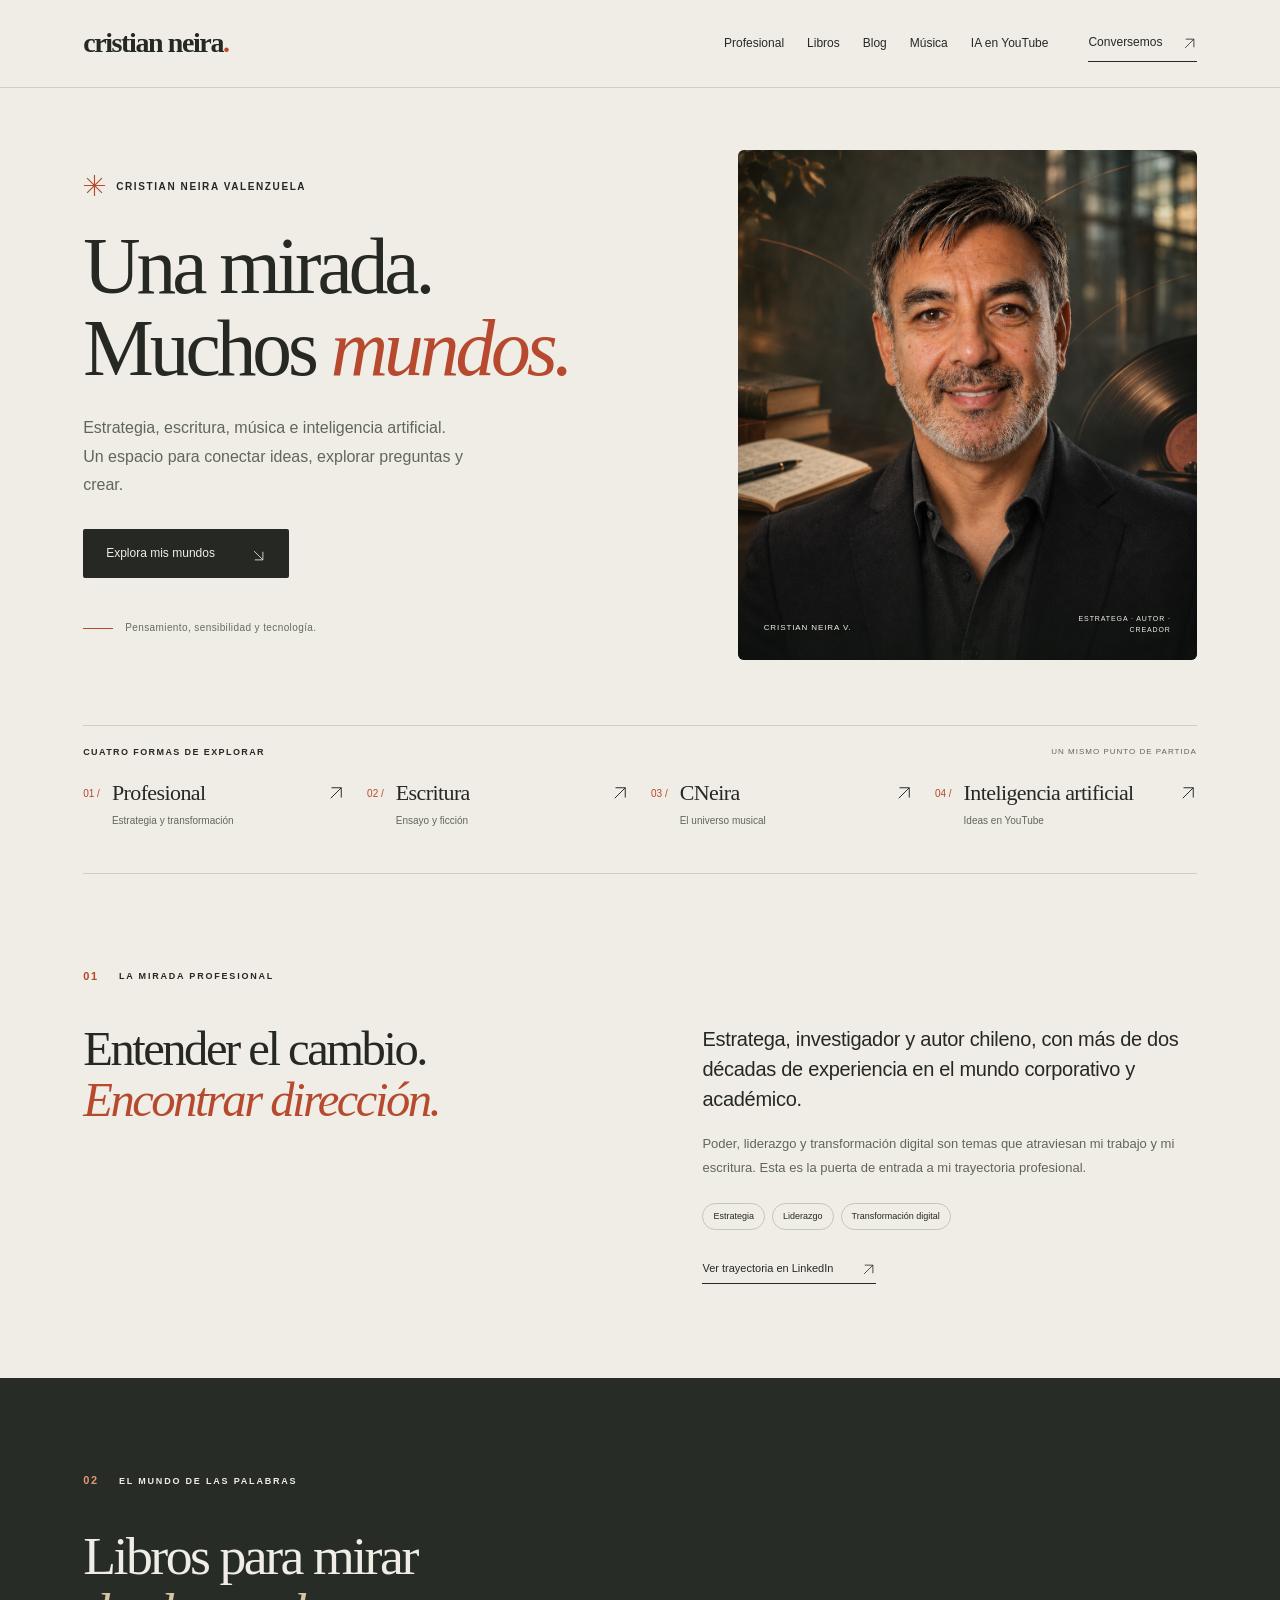
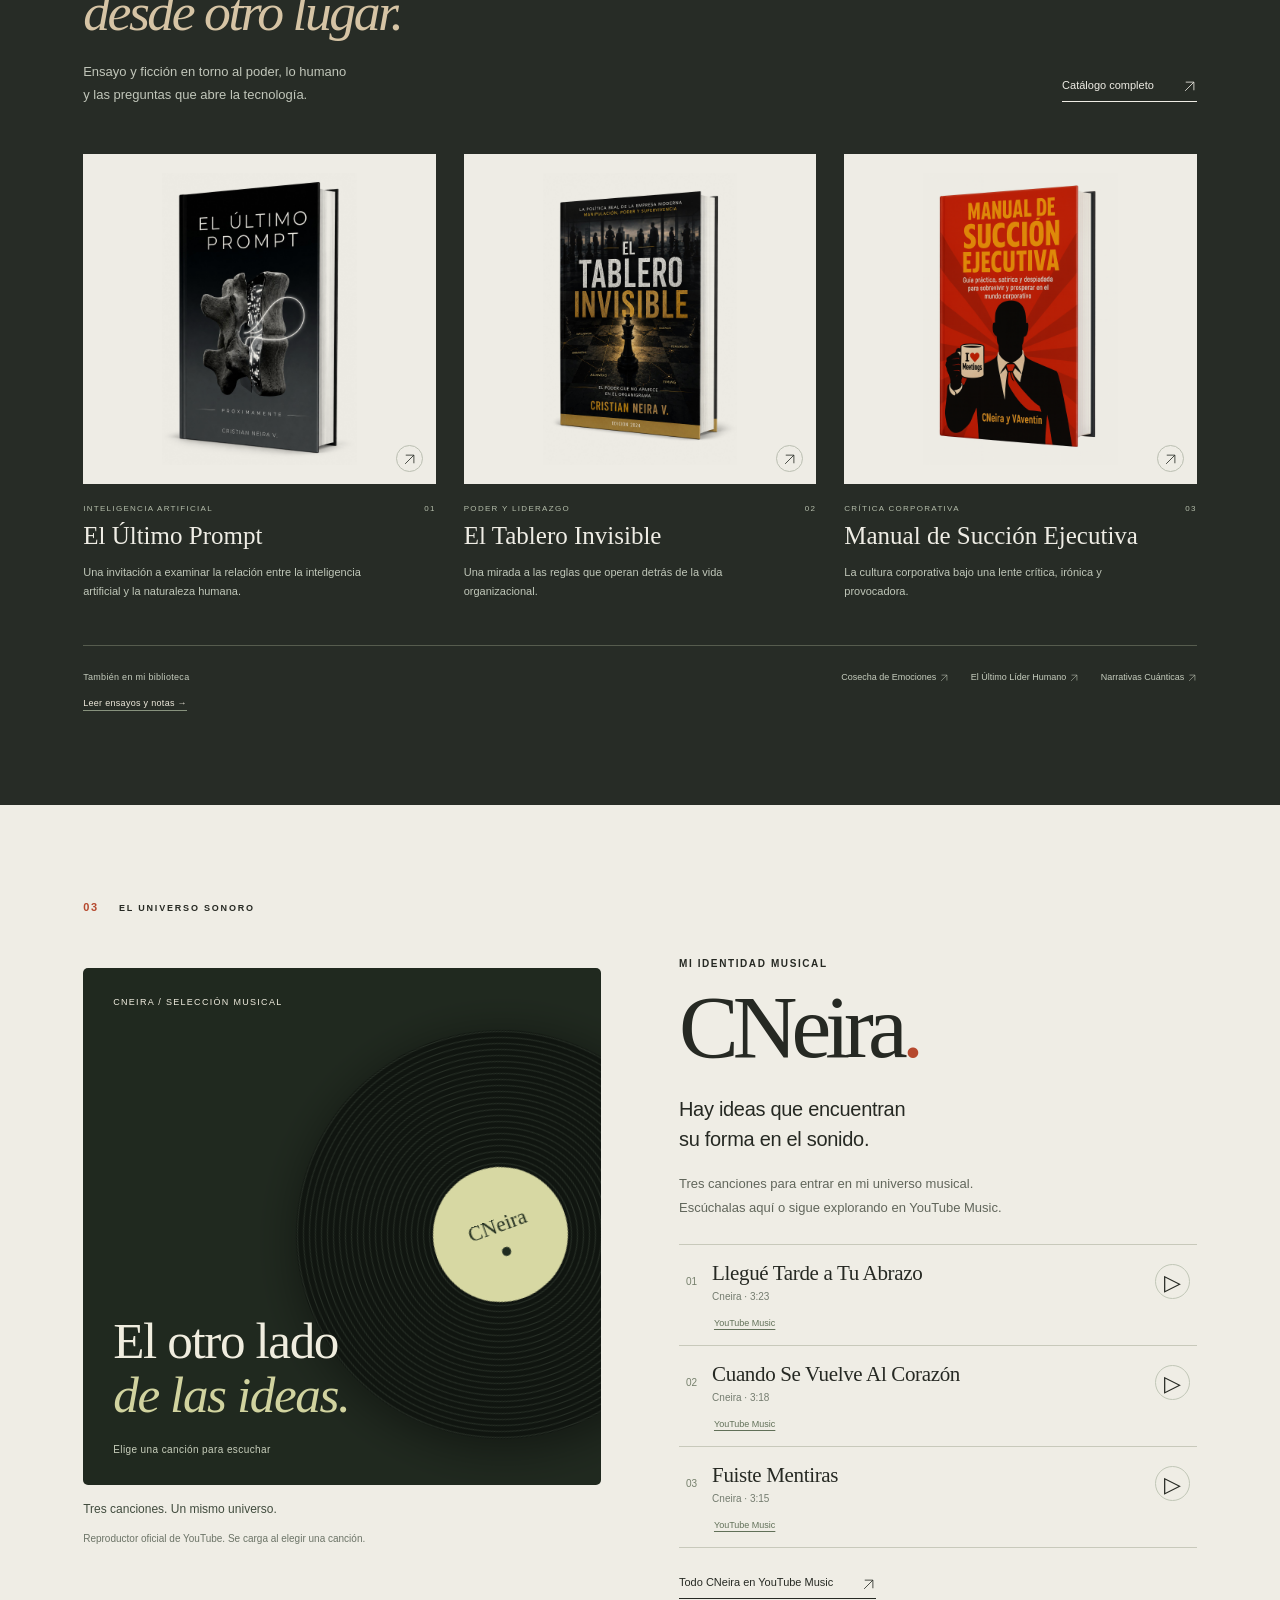
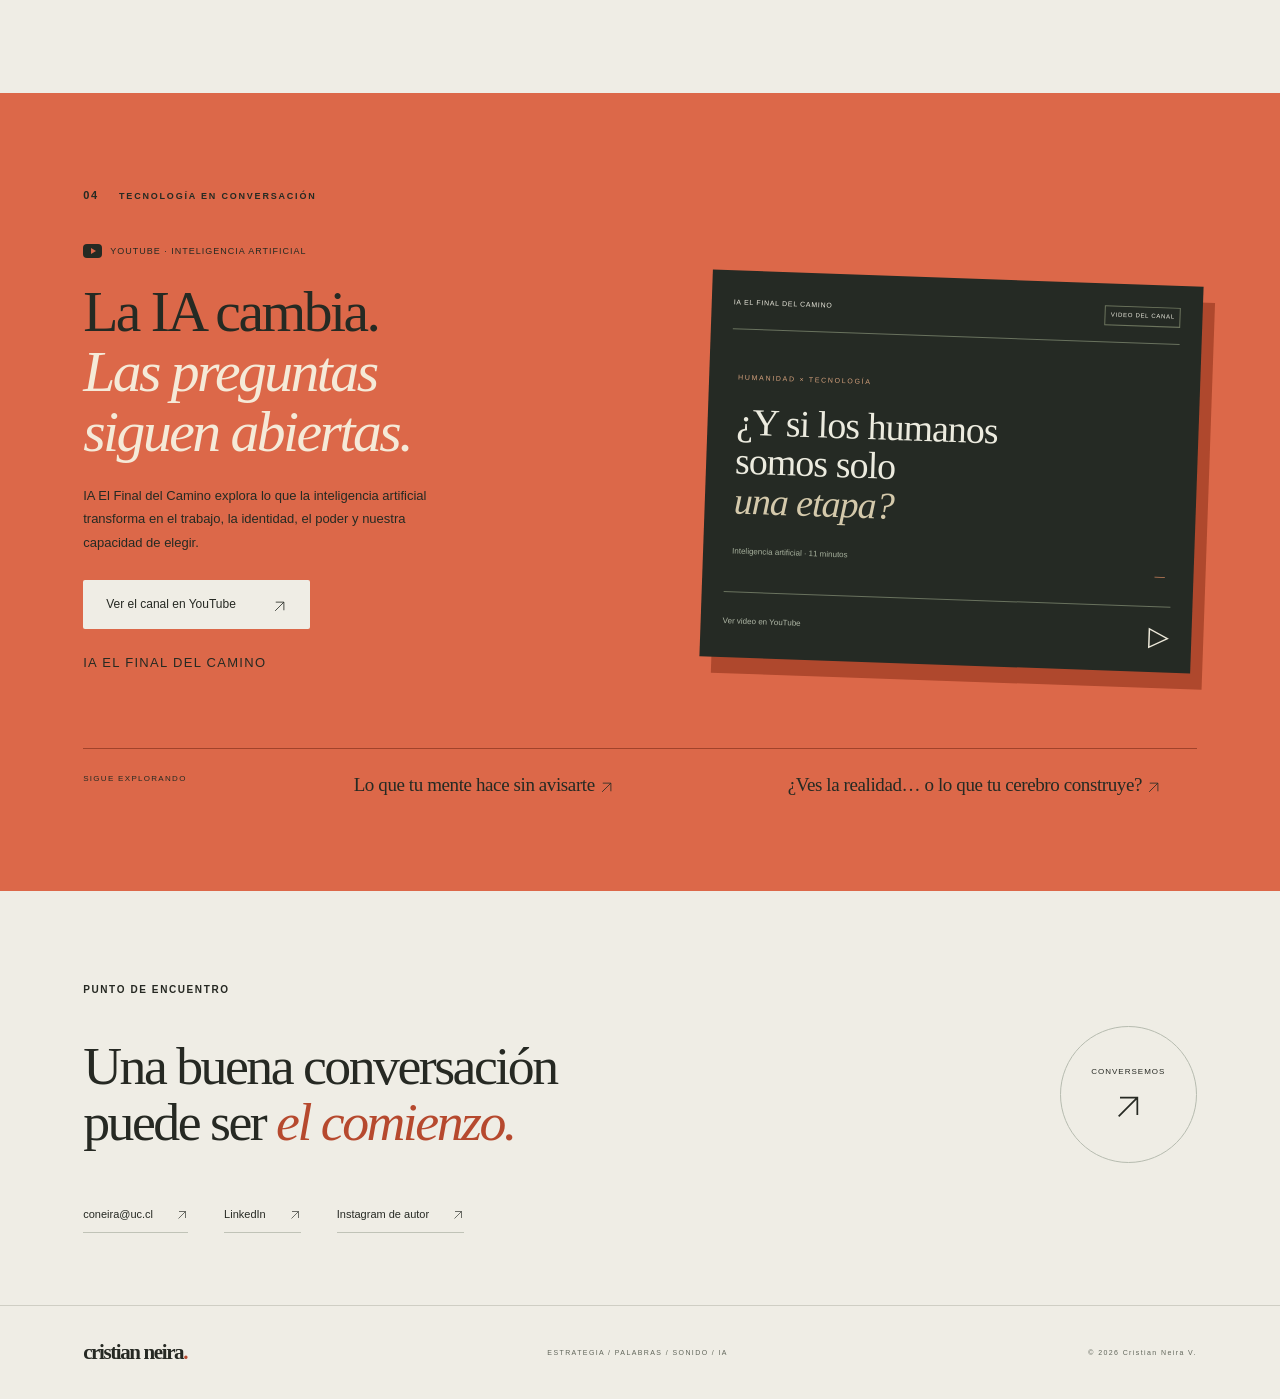
<file: index.html>
<!doctype html>
<html lang="es">
<head>
<meta charset="utf-8"><meta name="viewport" content="width=device-width,initial-scale=1">
<meta name="robots" content="index, follow, max-image-preview:large"><meta name="theme-color" content="#efede5">
<title>Cristian Neira V. | Estrategia, libros, música e IA</title>
<meta name="description" content="El universo de Cristian Neira: trayectoria profesional, ensayo y ficción, música como CNeira e inteligencia artificial en IA El Final del Camino.">
<link rel="icon" href="data:image/svg+xml,%3Csvg xmlns='http://www.w3.org/2000/svg' viewBox='0 0 100 100'%3E%3Crect width='100' height='100' rx='50' fill='%23232622'/%3E%3Ctext x='50' y='65' text-anchor='middle' font-family='Georgia' font-size='50' fill='%23eeeae2'%3Ecn%3C/text%3E%3C/svg%3E">
<link rel="stylesheet" href="style.css?v=20261107-music1">
<meta name="author" content="Cristian Neira V.">
<link rel="canonical" href="https://cneirav.cl/">
<meta property="og:type" content="website"><meta property="og:site_name" content="Cristian Neira V."><meta property="og:locale" content="es_CL">
<meta property="og:title" content="Cristian Neira V. | Estrategia, libros, música e IA"><meta property="og:description" content="El universo de Cristian Neira: trayectoria profesional, ensayo y ficción, música como CNeira e inteligencia artificial en IA El Final del Camino."><meta property="og:url" content="https://cneirav.cl/"><meta property="og:image" content="https://cneirav.cl/assets/cristian-neira-multimundo-v1.png"><meta property="og:image:alt" content="Retrato editorial de Cristian Neira entre libros, música y tecnología">
<meta name="twitter:card" content="summary_large_image"><meta name="twitter:title" content="Cristian Neira V. | Estrategia, libros, música e IA"><meta name="twitter:description" content="Ideas, palabras y sonido: el universo de Cristian Neira."><meta name="twitter:image" content="https://cneirav.cl/assets/cristian-neira-multimundo-v1.png">
<script type="application/ld+json">{
  "@context": "https://schema.org",
  "@graph": [
    {
      "@type": "WebSite",
      "@id": "https://cneirav.cl/#website",
      "url": "https://cneirav.cl/",
      "name": "Cristian Neira V.",
      "inLanguage": "es",
      "publisher": {
        "@id": "https://cneirav.cl/#person"
      }
    },
    {
      "@type": "Person",
      "@id": "https://cneirav.cl/#person",
      "name": "Cristian Neira V.",
      "url": "https://cneirav.cl/",
      "image": "https://cneirav.cl/assets/cristian-neira-multimundo-v1.png",
      "jobTitle": "Autor y estratega",
      "nationality": "Chilena",
      "description": "Estratega, investigador y autor chileno. Su obra combina filosofía, psicología, sociología y tecnología para explorar el poder, el liderazgo y la transformación digital.",
      "sameAs": [
        "https://www.linkedin.com/in/cristian-neirav/",
        "https://www.instagram.com/cneira_valenzuela/",
        "https://www.amazon.com/stores/author/B0CVNMLSNZ",
        "https://www.youtube.com/@IAElFinaldelCamino",
        "https://music.youtube.com/channel/UCczNfnshiwCSEid5pRrNjSw"
      ]
    }
  ]
}</script><script type="application/ld+json">{
  "@context": "https://schema.org",
  "@type": "ItemList",
  "itemListElement": [
    {
      "@type": "ListItem",
      "position": 1,
      "item": {
        "@type": "Book",
        "name": "El Último Prompt",
        "author": {
          "@id": "https://cneirav.cl/#person"
        },
        "inLanguage": "es",
        "image": "https://cneirav.cl/covers/el_ultimo_prompt.jpg",
        "url": "https://cneirav.cl/blog/el-ultimo-prompt.html"
      }
    },
    {
      "@type": "ListItem",
      "position": 2,
      "item": {
        "@type": "Book",
        "name": "El Tablero Invisible",
        "author": {
          "@id": "https://cneirav.cl/#person"
        },
        "inLanguage": "es",
        "image": "https://cneirav.cl/covers/tablero-invisible1.jpg",
        "url": "https://a.co/d/0bmv8Maw"
      }
    },
    {
      "@type": "ListItem",
      "position": 3,
      "item": {
        "@type": "Book",
        "name": "Manual de Succión Ejecutiva",
        "author": {
          "@id": "https://cneirav.cl/#person"
        },
        "inLanguage": "es",
        "image": "https://cneirav.cl/covers/manual-de-succion-ejecutiva.jpg",
        "url": "https://www.amazon.com/dp/B0FTTBJKBG"
      }
    },
    {
      "@type": "ListItem",
      "position": 4,
      "item": {
        "@type": "Book",
        "name": "Cosecha de Emociones: La Energía Secreta",
        "author": {
          "@id": "https://cneirav.cl/#person"
        },
        "inLanguage": "es",
        "image": "https://cneirav.cl/covers/cosecha-de-emociones.jpg",
        "url": "https://www.amazon.com/dp/B0CVNJLV1F"
      }
    },
    {
      "@type": "ListItem",
      "position": 5,
      "item": {
        "@type": "Book",
        "name": "El Último Líder Humano",
        "author": {
          "@id": "https://cneirav.cl/#person"
        },
        "inLanguage": "es",
        "image": "https://cneirav.cl/covers/ultimo-lider-humano.jpg",
        "url": "https://a.co/d/7PMAvcy"
      }
    },
    {
      "@type": "ListItem",
      "position": 6,
      "item": {
        "@type": "Book",
        "name": "Narrativas Cuánticas: Reescribiendo tu Realidad",
        "author": {
          "@id": "https://cneirav.cl/#person"
        },
        "inLanguage": "es",
        "image": "https://cneirav.cl/covers/narrativas-cuanticas.jpg",
        "url": "https://www.amazon.com/dp/B0D9DNNSFK"
      }
    }
  ]
}</script>
<script async src="https://www.googletagmanager.com/gtag/js?id=G-R5CEBQ8FCX"></script>
  <script>
    window.dataLayer = window.dataLayer || [];
    function gtag(){dataLayer.push(arguments);}
    gtag('js', new Date());
    gtag('config', 'G-R5CEBQ8FCX');
  </script>
</head>
<body>
<a class="skip" href="#contenido">Ir al contenido</a>

<header class="header">
<a class="wordmark" href="#inicio" aria-label="Cristian Neira, inicio">cristian neira<span class="brand-dot">.</span></a>
<button class="menu-toggle" aria-expanded="false" aria-controls="menu">Menú <span aria-hidden="true">☰</span></button>
<nav class="nav" id="menu" aria-label="Navegación principal"><a href="#profesional">Profesional</a><a href="#libros">Libros</a><a href="blog.html">Blog</a><a href="#musica">Música</a><a href="#ia">IA en YouTube</a><a class="nav-contact" href="#contacto">Conversemos <span aria-hidden="true"><svg class="arrow-svg" viewBox="0 0 24 24" aria-hidden="true"><path d="M5 19 19 5M6 5h13v13"/></svg></span></a></nav>
</header>
<main id="contenido">
<section class="hero wrap" id="inicio">
<div class="hero-copy"><p class="eyebrow"><span class="tiny-star" aria-hidden="true"><svg class="star-svg" viewBox="0 0 48 48" aria-hidden="true"><path d="M24 2v44M2 24h44M8.5 8.5l31 31M8.5 39.5l31-31"/></svg></span> CRISTIAN NEIRA VALENZUELA</p><h1>Una mirada.<br>Muchos <em>mundos.</em></h1><p class="hero-description">Estrategia, escritura, música e inteligencia artificial. Un espacio para conectar ideas, explorar preguntas y crear.</p><a class="button dark" href="#universos">Explora mis mundos <span aria-hidden="true"><svg class="arrow-svg" viewBox="0 0 24 24" aria-hidden="true"><path d="m5 5 14 14M6 19h13V6"/></svg></span></a><div class="hero-caption"><span class="caption-line"></span>Pensamiento, sensibilidad y tecnología.</div></div>
<figure class="hero-portrait"><img src="assets/cristian-neira-multimundo-v1.png" alt="Retrato editorial de Cristian Neira entre libros, música y tecnología" width="1122" height="1402" fetchpriority="high"><figcaption><span>CRISTIAN NEIRA V.</span><span>ESTRATEGA · AUTOR · CREADOR</span></figcaption><div class="portrait-stamp" hidden aria-hidden="true"><span>IDEAS EN</span><b><svg class="star-svg" viewBox="0 0 48 48" aria-hidden="true"><path d="M24 2v44M2 24h44M8.5 8.5l31 31M8.5 39.5l31-31"/></svg></b><span>MOVIMIENTO</span></div></figure>
</section>
<section class="worlds wrap" id="universos" aria-labelledby="worlds-title"><div class="section-kicker"><h2 id="worlds-title">CUATRO FORMAS DE EXPLORAR</h2><span>UN MISMO PUNTO DE PARTIDA</span></div><div class="world-links"><a href="#profesional"><span class="world-number">01 /</span><span><strong>Profesional</strong><small>Estrategia y transformación</small></span><span class="world-arrow" aria-hidden="true"><svg class="arrow-svg" viewBox="0 0 24 24" aria-hidden="true"><path d="M5 19 19 5M6 5h13v13"/></svg></span></a><a href="#libros"><span class="world-number">02 /</span><span><strong>Escritura</strong><small>Ensayo y ficción</small></span><span class="world-arrow" aria-hidden="true"><svg class="arrow-svg" viewBox="0 0 24 24" aria-hidden="true"><path d="M5 19 19 5M6 5h13v13"/></svg></span></a><a href="#musica"><span class="world-number">03 /</span><span><strong>CNeira</strong><small>El universo musical</small></span><span class="world-arrow" aria-hidden="true"><svg class="arrow-svg" viewBox="0 0 24 24" aria-hidden="true"><path d="M5 19 19 5M6 5h13v13"/></svg></span></a><a href="#ia"><span class="world-number">04 /</span><span><strong>Inteligencia artificial</strong><small>Ideas en YouTube</small></span><span class="world-arrow" aria-hidden="true"><svg class="arrow-svg" viewBox="0 0 24 24" aria-hidden="true"><path d="M5 19 19 5M6 5h13v13"/></svg></span></a></div></section>
<section class="professional wrap section" id="profesional"><span class="legacy-anchor" id="sobre" aria-hidden="true"></span><div class="section-index"><span>01</span> LA MIRADA PROFESIONAL</div><div class="professional-grid"><h2>Entender el cambio.<br><em>Encontrar dirección.</em></h2><div><p class="large-copy">Estratega, investigador y autor chileno, con más de dos décadas de experiencia en el mundo corporativo y académico.</p><p class="muted">Poder, liderazgo y transformación digital son temas que atraviesan mi trabajo y mi escritura. Esta es la puerta de entrada a mi trayectoria profesional.</p><div class="topics"><span>Estrategia</span><span>Liderazgo</span><span>Transformación digital</span></div><a class="text-link" href="https://www.linkedin.com/in/cristian-neirav/" target="_blank" rel="noopener noreferrer">Ver trayectoria en LinkedIn <span aria-hidden="true"><svg class="arrow-svg" viewBox="0 0 24 24" aria-hidden="true"><path d="M5 19 19 5M6 5h13v13"/></svg></span></a></div></div></section>
<section class="books section" id="libros"><span class="legacy-anchor" id="amazon" aria-hidden="true"></span><div class="wrap"><div class="section-index"><span>02</span> EL MUNDO DE LAS PALABRAS</div><div class="section-title-row"><div><h2>Libros para mirar<br><em>desde otro lugar.</em></h2><p>Ensayo y ficción en torno al poder, lo humano<br class="desktop-br"> y las preguntas que abre la tecnología.</p></div><a class="text-link light" href="libros.html">Catálogo completo <span aria-hidden="true"><svg class="arrow-svg" viewBox="0 0 24 24" aria-hidden="true"><path d="M5 19 19 5M6 5h13v13"/></svg></span></a></div>
<div class="book-grid">
<article class="book"><button class="book-image" data-book="prompt" aria-label="Ver El Último Prompt"><img src="assets/el-ultimo-prompt.jpg" alt="Portada de El Último Prompt" width="1024" height="1536" loading="lazy"><span aria-hidden="true"><svg class="arrow-svg" viewBox="0 0 24 24" aria-hidden="true"><path d="M5 19 19 5M6 5h13v13"/></svg></span></button><div class="book-meta"><span>INTELIGENCIA ARTIFICIAL</span><span>01</span></div><h3><button data-book="prompt">El Último Prompt</button></h3><p>Una invitación a examinar la relación entre la inteligencia artificial y la naturaleza humana.</p></article>
<article class="book"><button class="book-image" data-book="tablero" aria-label="Ver El Tablero Invisible"><img src="assets/el-tablero-invisible.jpg" alt="Portada de El Tablero Invisible" width="1024" height="1536" loading="lazy"><span aria-hidden="true"><svg class="arrow-svg" viewBox="0 0 24 24" aria-hidden="true"><path d="M5 19 19 5M6 5h13v13"/></svg></span></button><div class="book-meta"><span>PODER Y LIDERAZGO</span><span>02</span></div><h3><button data-book="tablero">El Tablero Invisible</button></h3><p>Una mirada a las reglas que operan detrás de la vida organizacional.</p></article>
<article class="book"><button class="book-image" data-book="manual" aria-label="Ver Manual de Succión Ejecutiva"><img src="assets/manual-succion-ejecutiva.jpg" alt="Portada de Manual de Succión Ejecutiva" width="1024" height="1536" loading="lazy"><span aria-hidden="true"><svg class="arrow-svg" viewBox="0 0 24 24" aria-hidden="true"><path d="M5 19 19 5M6 5h13v13"/></svg></span></button><div class="book-meta"><span>CRÍTICA CORPORATIVA</span><span>03</span></div><h3><button data-book="manual">Manual de Succión Ejecutiva</button></h3><p>La cultura corporativa bajo una lente crítica, irónica y provocadora.</p></article>
</div><div class="book-bottom"><span>También en mi biblioteca<br><a class="blog-access" href="blog.html">Leer ensayos y notas →</a></span><div><a href="https://www.amazon.com/dp/B0CVNJLV1F" target="_blank" rel="noopener noreferrer">Cosecha de Emociones <svg class="arrow-svg" viewBox="0 0 24 24" aria-hidden="true"><path d="M5 19 19 5M6 5h13v13"/></svg></a><a href="https://a.co/d/7PMAvcy" target="_blank" rel="noopener noreferrer">El Último Líder Humano <svg class="arrow-svg" viewBox="0 0 24 24" aria-hidden="true"><path d="M5 19 19 5M6 5h13v13"/></svg></a><a href="https://www.amazon.com/dp/B0D9DNNSFK" target="_blank" rel="noopener noreferrer">Narrativas Cuánticas <svg class="arrow-svg" viewBox="0 0 24 24" aria-hidden="true"><path d="M5 19 19 5M6 5h13v13"/></svg></a></div></div></div></section>
<section class="music section wrap" id="musica"><div class="section-index"><span>03</span> EL UNIVERSO SONORO</div><div class="music-grid music-grid-listening"><div class="music-listening"><div class="music-stage" id="music-player" aria-label="Reproductor de CNeira"><div class="music-idle"><span class="music-idle-label">CNEIRA / SELECCIÓN MUSICAL</span><div class="music-disc" aria-hidden="true"><span>CNeira<i></i></span></div><p>El otro lado<br><em>de las ideas.</em></p><span class="music-idle-hint">Elige una canción para escuchar</span></div></div><div class="music-player-meta"><span class="music-status" role="status" aria-live="polite">Tres canciones. Un mismo universo.</span><button class="music-stop" type="button" hidden>Detener</button></div><p class="music-service-note">Reproductor oficial de YouTube. Se carga al elegir una canción.</p></div><div class="music-copy"><p class="eyebrow">MI IDENTIDAD MUSICAL</p><h2 class="music-name">CNeira<span>.</span></h2><p class="large-copy">Hay ideas que encuentran<br>su forma en el sonido.</p><p class="muted">Tres canciones para entrar en mi universo musical. Escúchalas aquí o sigue explorando en YouTube Music.</p><ol class="music-tracklist" aria-label="Canciones seleccionadas de CNeira"><li><button class="track-button" type="button" data-music-id="rb6TprO4W1U" data-music-title="Llegué Tarde a Tu Abrazo" aria-pressed="false" aria-controls="music-player" aria-label="Escuchar Llegué Tarde a Tu Abrazo"><span class="track-number">01</span><span class="track-info"><strong>Llegué Tarde a Tu Abrazo</strong><small>Cneira · 3:23</small></span><span class="track-play" aria-hidden="true">▷</span></button><a class="track-external" href="https://music.youtube.com/watch?v=rb6TprO4W1U" target="_blank" rel="noopener noreferrer" aria-label="Abrir Llegué Tarde a Tu Abrazo en YouTube Music">YouTube Music</a></li><li><button class="track-button" type="button" data-music-id="PAXf9qPPaMk" data-music-title="Cuando Se Vuelve Al Corazón" aria-pressed="false" aria-controls="music-player" aria-label="Escuchar Cuando Se Vuelve Al Corazón"><span class="track-number">02</span><span class="track-info"><strong>Cuando Se Vuelve Al Corazón</strong><small>Cneira · 3:18</small></span><span class="track-play" aria-hidden="true">▷</span></button><a class="track-external" href="https://music.youtube.com/watch?v=PAXf9qPPaMk" target="_blank" rel="noopener noreferrer" aria-label="Abrir Cuando Se Vuelve Al Corazón en YouTube Music">YouTube Music</a></li><li><button class="track-button" type="button" data-music-id="N5GXpwvHaLM" data-music-title="Fuiste Mentiras" aria-pressed="false" aria-controls="music-player" aria-label="Escuchar Fuiste Mentiras"><span class="track-number">03</span><span class="track-info"><strong>Fuiste Mentiras</strong><small>Cneira · 3:15</small></span><span class="track-play" aria-hidden="true">▷</span></button><a class="track-external" href="https://music.youtube.com/watch?v=N5GXpwvHaLM" target="_blank" rel="noopener noreferrer" aria-label="Abrir Fuiste Mentiras en YouTube Music">YouTube Music</a></li></ol><a class="text-link music-channel" href="https://music.youtube.com/channel/UCczNfnshiwCSEid5pRrNjSw" target="_blank" rel="noopener noreferrer">Todo CNeira en YouTube Music <span aria-hidden="true"><svg class="arrow-svg" viewBox="0 0 24 24" aria-hidden="true"><path d="M5 19 19 5M6 5h13v13"/></svg></span></a></div></div></section>
<section class="ai section" id="ia"><div class="wrap"><div class="section-index"><span>04</span> TECNOLOGÍA EN CONVERSACIÓN</div><div class="ai-grid"><div><span class="youtube-label"><svg width="19" height="14" viewBox="0 0 19 14" aria-hidden="true"><rect width="19" height="14" rx="4" fill="currentColor"/><path d="m8 4 5 3-5 3Z" fill="#dc6849"/></svg> YOUTUBE · INTELIGENCIA ARTIFICIAL</span><h2>La IA cambia.<br><em>Las preguntas<br>siguen abiertas.</em></h2><p>IA El Final del Camino explora lo que la inteligencia artificial transforma en el trabajo, la identidad, el poder y nuestra capacidad de elegir.</p><a class="button cream" href="https://www.youtube.com/@IAElFinaldelCamino" target="_blank" rel="noopener noreferrer">Ver el canal en YouTube <span aria-hidden="true"><svg class="arrow-svg" viewBox="0 0 24 24" aria-hidden="true"><path d="M5 19 19 5M6 5h13v13"/></svg></span></a><p class="channel-name">IA EL FINAL DEL CAMINO</p></div><a class="video-concept video-link" href="https://www.youtube.com/watch?v=8tzCn3oablg" target="_blank" rel="noopener noreferrer" aria-label="Ver ¿Y si los humanos somos solo una etapa? en YouTube"><div class="video-top"><span>IA EL FINAL DEL CAMINO</span><span class="concept-tag">VIDEO DEL CANAL</span></div><div class="video-inner"><span class="video-label">HUMANIDAD × TECNOLOGÍA</span><p>¿Y si los humanos<br>somos solo<br><i>una etapa?</i></p><div class="cursor-line"><span>Inteligencia artificial · 11 minutos</span><b aria-hidden="true">_</b></div></div><div class="video-bottom"><span>Ver video en YouTube</span><span class="play-outline" aria-hidden="true">▷</span></div></a></div><div class="related-videos"><span>SIGUE EXPLORANDO</span><a href="https://www.youtube.com/watch?v=Bax8tHAjOJk" target="_blank" rel="noopener noreferrer">Lo que tu mente hace sin avisarte <span><svg class="arrow-svg" viewBox="0 0 24 24" aria-hidden="true"><path d="M5 19 19 5M6 5h13v13"/></svg></span></a><a href="https://www.youtube.com/watch?v=K8K0i6bLl7o" target="_blank" rel="noopener noreferrer">¿Ves la realidad… o lo que tu cerebro construye? <span><svg class="arrow-svg" viewBox="0 0 24 24" aria-hidden="true"><path d="M5 19 19 5M6 5h13v13"/></svg></span></a></div></div></section>
<section class="closing section wrap" id="contacto"><p class="eyebrow">PUNTO DE ENCUENTRO</p><div class="contact-row"><h2>Una buena conversación<br>puede ser <em>el comienzo.</em></h2><a class="contact-orb" href="mailto:coneira@uc.cl" aria-label="Escribir a Cristian Neira por correo"><span>CONVERSEMOS</span><b aria-hidden="true"><svg class="arrow-svg" viewBox="0 0 24 24" aria-hidden="true"><path d="M5 19 19 5M6 5h13v13"/></svg></b></a></div><div class="contact-links"><a href="mailto:coneira@uc.cl">coneira@uc.cl <span aria-hidden="true"><svg class="arrow-svg" viewBox="0 0 24 24" aria-hidden="true"><path d="M5 19 19 5M6 5h13v13"/></svg></span></a><a href="https://www.linkedin.com/in/cristian-neirav/" target="_blank" rel="noopener noreferrer">LinkedIn <span aria-hidden="true"><svg class="arrow-svg" viewBox="0 0 24 24" aria-hidden="true"><path d="M5 19 19 5M6 5h13v13"/></svg></span></a><a href="https://www.instagram.com/cneira_valenzuela/" target="_blank" rel="noopener noreferrer">Instagram de autor <span aria-hidden="true"><svg class="arrow-svg" viewBox="0 0 24 24" aria-hidden="true"><path d="M5 19 19 5M6 5h13v13"/></svg></span></a></div></section>
</main>
<footer class="footer wrap"><a class="wordmark" href="#inicio">cristian neira<span class="brand-dot">.</span></a><span>ESTRATEGIA / PALABRAS / SONIDO / IA</span><span class="footer-copy">© 2026 Cristian Neira V.</span></footer>
<dialog class="detail-dialog" aria-labelledby="dialog-title"><button class="dialog-close" aria-label="Cerrar detalle">✕</button><div id="dialog-content"></div></dialog>
<script src="app.js?v=20261107-music1"></script>
<script src="music.js?v=20261107-music1"></script>
</body></html>
</file>
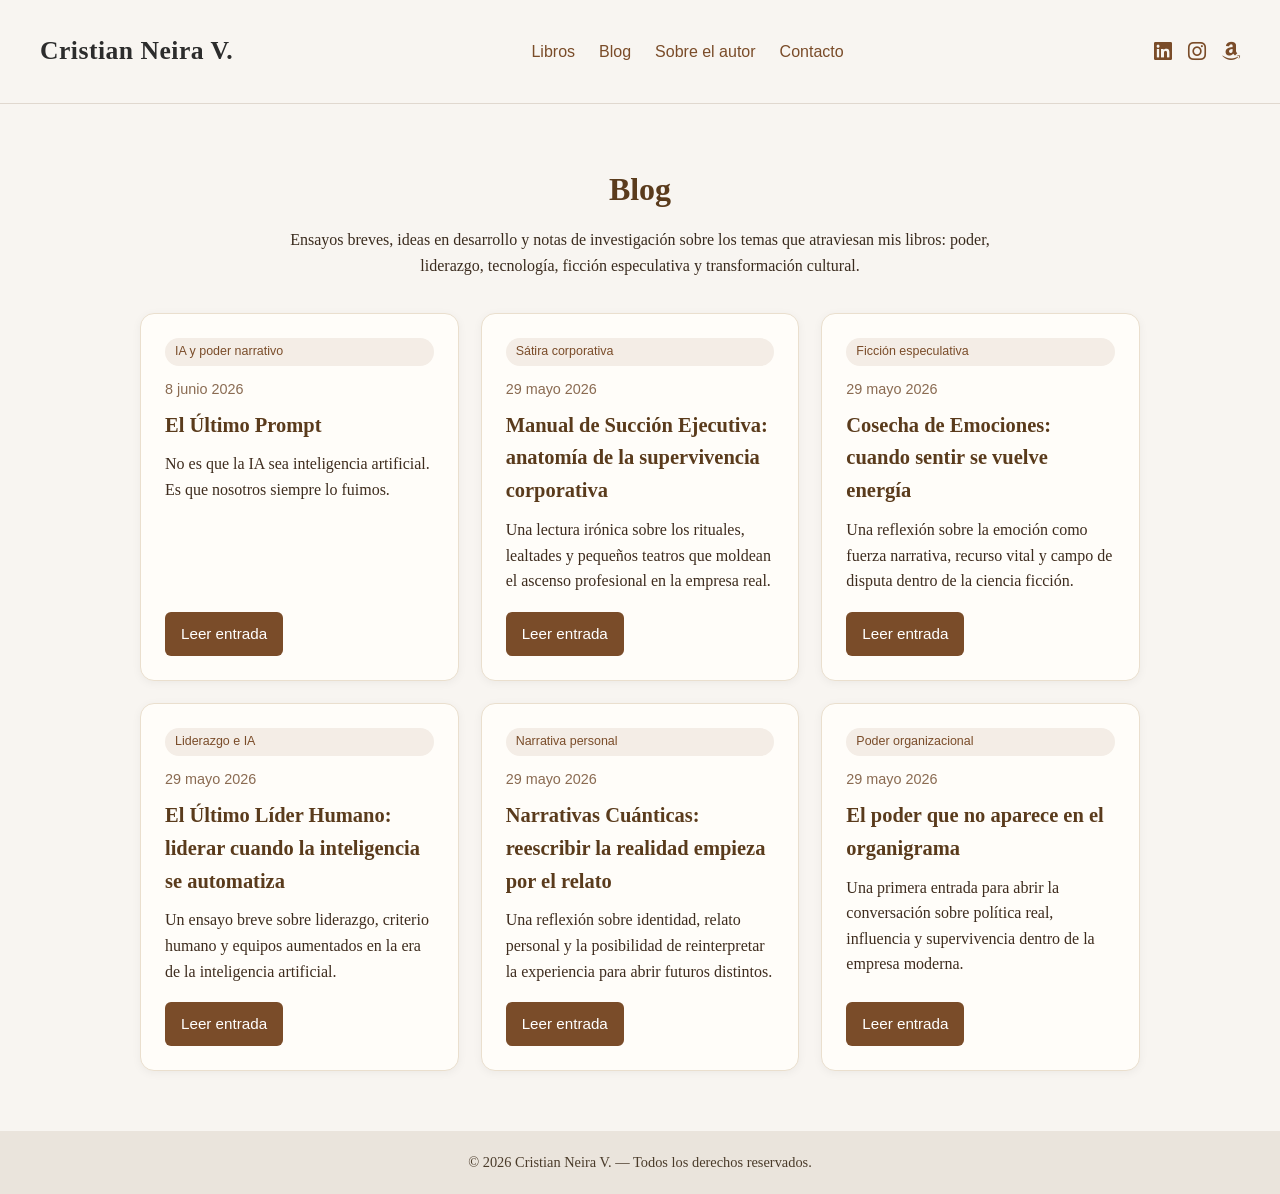
<file: blog.html>
<!DOCTYPE html>
<html lang="es">
<head>
  <meta charset="UTF-8">
  <meta name="viewport" content="width=device-width, initial-scale=1.0">

  <!-- SEO -->
  <title>Blog — Cristian Neira V.</title>
  <meta name="description" content="Blog de Cristian Neira V.: ensayos y reflexiones sobre poder, liderazgo, tecnología, inteligencia artificial y ficción especulativa.">
  <meta name="author" content="Cristian Neira V.">
  <meta name="robots" content="index, follow, max-image-preview:large">
  <meta name="theme-color" content="#7a4c29">
  <link rel="canonical" href="https://cneirav.cl/blog.html">

  <!-- Open Graph -->
  <meta property="og:type" content="website">
  <meta property="og:site_name" content="Cristian Neira V.">
  <meta property="og:locale" content="es_CL">
  <meta property="og:title" content="Blog — Cristian Neira V.">
  <meta property="og:description" content="Ensayos y reflexiones sobre poder, liderazgo, tecnología, inteligencia artificial y ficción especulativa.">
  <meta property="og:url" content="https://cneirav.cl/blog.html">
  <meta property="og:image" content="https://cneirav.cl/cneira1.jpg">

  <!-- Twitter Card -->
  <meta name="twitter:card" content="summary_large_image">
  <meta name="twitter:title" content="Blog — Cristian Neira V.">
  <meta name="twitter:description" content="Ensayos y reflexiones sobre poder, liderazgo, tecnología, inteligencia artificial y ficción especulativa.">
  <meta name="twitter:image" content="https://cneirav.cl/cneira1.jpg">

  <link rel="icon" type="image/svg+xml" href="favicon.svg">
  <link rel="stylesheet" href="https://cdnjs.cloudflare.com/ajax/libs/font-awesome/6.5.0/css/all.min.css">

  <!-- Datos estructurados -->
  <script type="application/ld+json">
  {
    "@context": "https://schema.org",
    "@type": "Blog",
    "@id": "https://cneirav.cl/blog.html#blog",
    "url": "https://cneirav.cl/blog.html",
    "name": "Blog — Cristian Neira V.",
    "inLanguage": "es",
    "description": "Ensayos y reflexiones sobre poder, liderazgo, tecnología, inteligencia artificial y ficción especulativa.",
    "author": {
      "@type": "Person",
      "name": "Cristian Neira V.",
      "url": "https://cneirav.cl/"
    }
  }
  </script>

  <style>
    body{ margin:0; font-family:'Georgia', serif; background:#f8f5f1; color:#2c2c2c; line-height:1.6; }
    a{ color:#7a4c29; text-decoration:none; }
    a:hover{ color:#b26e41; }
    header{ position:sticky; top:0; background:rgba(248,245,241,.98); display:flex; justify-content:space-between; align-items:center; padding:14px 40px; border-bottom:1px solid #e0d8cf; z-index:100; flex-wrap:wrap; }
    header .site-title{ font-size:1.6em; font-weight:600; letter-spacing:.5px; margin:.67em 0; }
    nav a{ margin:0 10px; font-weight:500; font-family:Arial, sans-serif; }
    .social a{ margin-left:12px; font-size:1.3em; color:#7a4c29; }
    main{ max-width:1000px; margin:0 auto; padding:60px 20px; }
    .hero{ text-align:center; margin-bottom:34px; }
    .hero h1{ color:#5a3b1c; font-size:2em; margin:0 0 12px; }
    .hero p{ max-width:720px; margin:0 auto; color:#3a2b1e; }
    .blog-admin-note{ background:#fffaf3; border:1px dashed #c9a78d; border-radius:12px; padding:18px 22px; margin:0 auto 28px; color:#5a3b1c; font-family:Arial, sans-serif; }
    .blog-list{ display:grid; grid-template-columns:repeat(auto-fit,minmax(260px,1fr)); gap:22px; }
    .post-card{ background:#fffdf9; border:1px solid #eadfce; border-radius:14px; padding:24px; box-shadow:0 2px 10px rgba(0,0,0,.05); display:flex; flex-direction:column; }
    .post-card time{ display:block; color:#8a6b52; font-family:Arial, sans-serif; font-size:.9rem; margin-bottom:8px; }
    .post-card h2{ color:#5a3b1c; font-size:1.28rem; margin:0 0 10px; }
    .post-card p{ margin:0 0 18px; color:#3e2c1e; }
    .tag{ display:inline-block; font-family:Arial, sans-serif; font-size:.78rem; background:#f4ede6; color:#7a4c29; border-radius:999px; padding:4px 10px; margin-bottom:12px; }
    .btn{ background:#7a4c29; color:#fff; padding:10px 16px; border-radius:6px; display:inline-block; text-decoration:none; font-family:Arial, sans-serif; font-size:.95rem; align-self:flex-start; margin-top:auto; }
    .btn:hover{ background:#8f5a34; color:#fff; }
    footer{ background:#eae4dc; text-align:center; padding:20px; font-size:.9em; color:#4a3b2a; }
    @media (max-width:700px){ header{ flex-direction:column; text-align:center; gap:8px; } nav{ margin-top:6px; } }
  </style>
</head>
<body>
  <header>
    <div class="site-title">Cristian Neira V.</div>
    <nav>
      <a href="/#amazon">Libros</a>
      <a href="blog.html">Blog</a>
      <a href="/#sobre">Sobre el autor</a>
      <a href="/#contacto">Contacto</a>
    </nav>
    <div class="social">
      <a href="https://www.linkedin.com/in/cristian-neirav/" target="_blank" rel="noopener"><i class="fab fa-linkedin"></i></a>
      <a href="https://www.instagram.com/cneira_valenzuela/" target="_blank" rel="noopener"><i class="fab fa-instagram"></i></a>
      <a href="https://www.amazon.com/stores/author/B0CVNMLSNZ" target="_blank" rel="noopener"><i class="fab fa-amazon"></i></a>
    </div>
  </header>

  <main>
    <section class="hero">
      <h1>Blog</h1>
      <p>Ensayos breves, ideas en desarrollo y notas de investigación sobre los temas que atraviesan mis libros: poder, liderazgo, tecnología, ficción especulativa y transformación cultural.</p>
    </section>

      <section class="blog-list" aria-label="Entradas del blog">
      <article class="post-card">
        <span class="tag">IA y poder narrativo</span>
        <time datetime="2026-06-08">8 junio 2026</time>
        <h2>El Último Prompt</h2>
        <p>No es que la IA sea inteligencia artificial. Es que nosotros siempre lo fuimos.</p>
        <a class="btn" href="blog/el-ultimo-prompt.html">Leer entrada</a>
      </article>
      <article class="post-card">
        <span class="tag">Sátira corporativa</span>
        <time datetime="2026-05-29">29 mayo 2026</time>
        <h2>Manual de Succión Ejecutiva: anatomía de la supervivencia corporativa</h2>
        <p>Una lectura irónica sobre los rituales, lealtades y pequeños teatros que moldean el ascenso profesional en la empresa real.</p>
        <a class="btn" href="blog/manual-de-succion-ejecutiva.html">Leer entrada</a>
      </article>
      <article class="post-card">
        <span class="tag">Ficción especulativa</span>
        <time datetime="2026-05-29">29 mayo 2026</time>
        <h2>Cosecha de Emociones: cuando sentir se vuelve energía</h2>
        <p>Una reflexión sobre la emoción como fuerza narrativa, recurso vital y campo de disputa dentro de la ciencia ficción.</p>
        <a class="btn" href="blog/cosecha-de-emociones-la-energia-secreta.html">Leer entrada</a>
      </article>
      <article class="post-card">
        <span class="tag">Liderazgo e IA</span>
        <time datetime="2026-05-29">29 mayo 2026</time>
        <h2>El Último Líder Humano: liderar cuando la inteligencia se automatiza</h2>
        <p>Un ensayo breve sobre liderazgo, criterio humano y equipos aumentados en la era de la inteligencia artificial.</p>
        <a class="btn" href="blog/el-ultimo-lider-humano.html">Leer entrada</a>
      </article>
      <article class="post-card">
        <span class="tag">Narrativa personal</span>
        <time datetime="2026-05-29">29 mayo 2026</time>
        <h2>Narrativas Cuánticas: reescribir la realidad empieza por el relato</h2>
        <p>Una reflexión sobre identidad, relato personal y la posibilidad de reinterpretar la experiencia para abrir futuros distintos.</p>
        <a class="btn" href="blog/narrativas-cuanticas-reescribiendo-tu-realidad.html">Leer entrada</a>
      </article>
      <article class="post-card">
        <span class="tag">Poder organizacional</span>
        <time datetime="2026-05-29">29 mayo 2026</time>
        <h2>El poder que no aparece en el organigrama</h2>
        <p>Una primera entrada para abrir la conversación sobre política real, influencia y supervivencia dentro de la empresa moderna.</p>
        <a class="btn" href="blog/el-poder-que-no-aparece-en-el-organigrama.html">Leer entrada</a>
      </article>
    </section>
  </main>

  <footer>
    © 2026 Cristian Neira V. — Todos los derechos reservados.
  </footer>
</body>
</html>
</file>
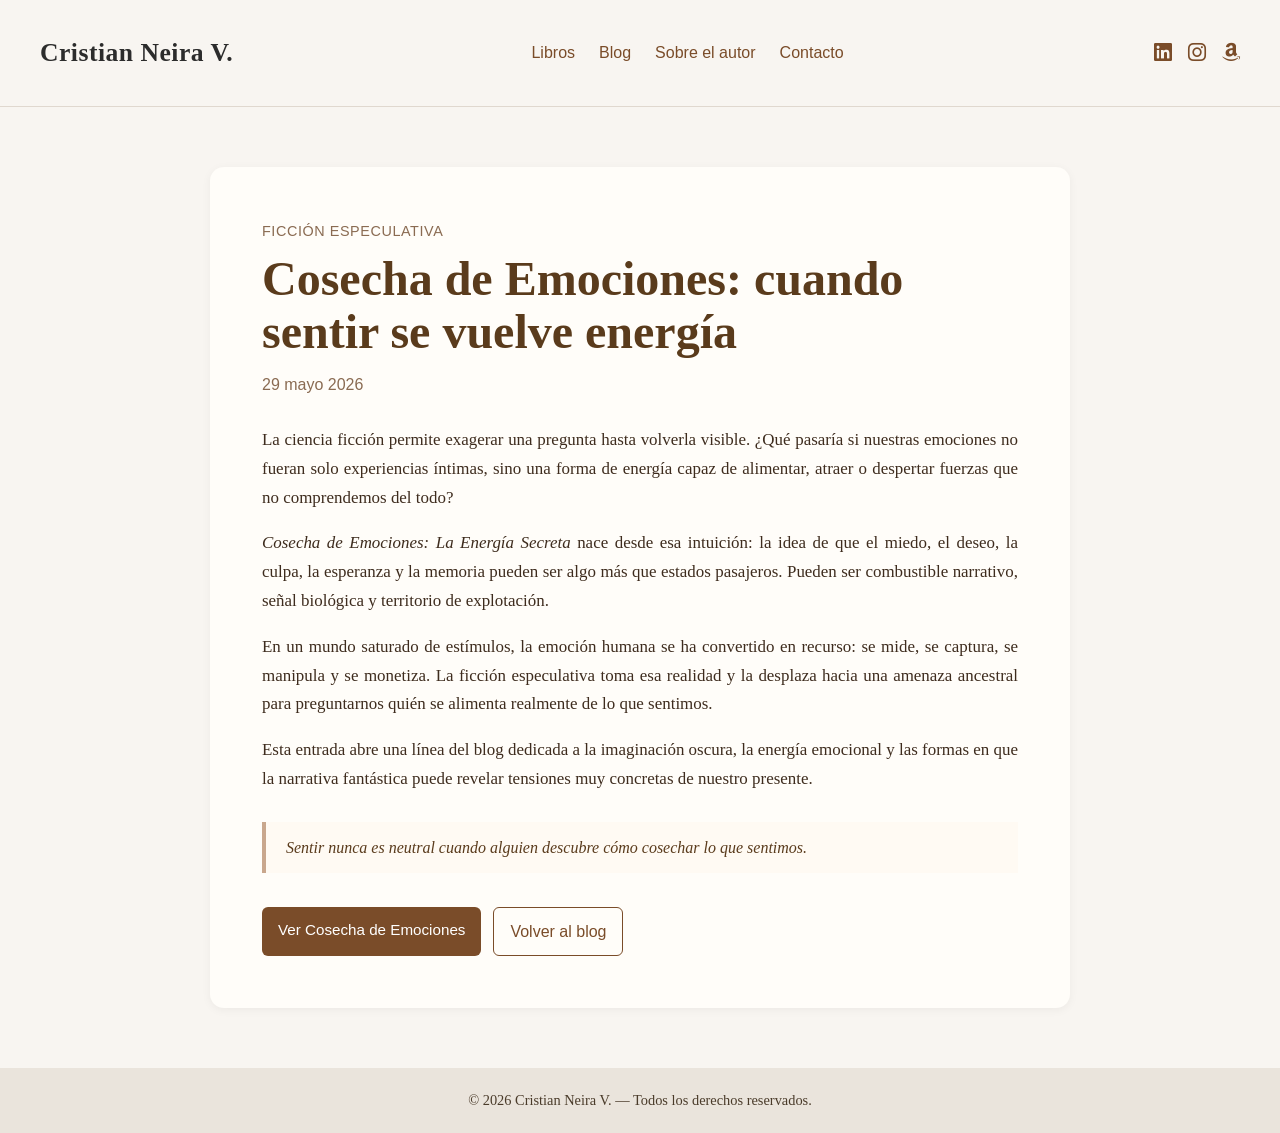
<file: blog/cosecha-de-emociones-la-energia-secreta.html>
<!DOCTYPE html>
<html lang="es">
<head>
  <meta charset="UTF-8">
  <meta name="viewport" content="width=device-width, initial-scale=1.0">
  <title>Cosecha de Emociones: cuando sentir se vuelve energía — Cristian Neira V.</title>
  <meta name="description" content="Reflexión de Cristian Neira V. sobre Cosecha de Emociones: La Energía Secreta y la emoción como motor de la ficción especulativa.">
  <meta name="author" content="Cristian Neira V.">
  <meta name="robots" content="index, follow, max-image-preview:large">
  <meta name="theme-color" content="#7a4c29">
  <link rel="canonical" href="https://cneirav.cl/blog/cosecha-de-emociones-la-energia-secreta.html">

  <!-- Open Graph -->
  <meta property="og:type" content="article">
  <meta property="og:site_name" content="Cristian Neira V.">
  <meta property="og:locale" content="es_CL">
  <meta property="og:title" content="Cosecha de Emociones: cuando sentir se vuelve energía">
  <meta property="og:description" content="Reflexión de Cristian Neira V. sobre Cosecha de Emociones: La Energía Secreta y la emoción como motor de la ficción especulativa.">
  <meta property="og:url" content="https://cneirav.cl/blog/cosecha-de-emociones-la-energia-secreta.html">
  <meta property="og:image" content="https://cneirav.cl/covers/cosecha-de-emociones.jpg">
  <meta property="article:author" content="Cristian Neira V.">
  <meta property="article:published_time" content="2026-05-29">

  <!-- Twitter Card -->
  <meta name="twitter:card" content="summary_large_image">
  <meta name="twitter:title" content="Cosecha de Emociones: cuando sentir se vuelve energía">
  <meta name="twitter:description" content="Reflexión de Cristian Neira V. sobre Cosecha de Emociones: La Energía Secreta y la emoción como motor de la ficción especulativa.">
  <meta name="twitter:image" content="https://cneirav.cl/covers/cosecha-de-emociones.jpg">

  <link rel="icon" type="image/svg+xml" href="../favicon.svg">
  <link rel="stylesheet" href="https://cdnjs.cloudflare.com/ajax/libs/font-awesome/6.5.0/css/all.min.css">

  <!-- Datos estructurados -->
  <script type="application/ld+json">
  {
    "@context": "https://schema.org",
    "@type": "BlogPosting",
    "headline": "Cosecha de Emociones: cuando sentir se vuelve energía",
    "description": "Reflexión de Cristian Neira V. sobre Cosecha de Emociones: La Energía Secreta y la emoción como motor de la ficción especulativa.",
    "image": "https://cneirav.cl/covers/cosecha-de-emociones.jpg",
    "datePublished": "2026-05-29",
    "inLanguage": "es",
    "articleSection": "Ficción especulativa",
    "author": { "@type": "Person", "name": "Cristian Neira V.", "url": "https://cneirav.cl/" },
    "publisher": { "@type": "Person", "name": "Cristian Neira V.", "url": "https://cneirav.cl/" },
    "mainEntityOfPage": { "@type": "WebPage", "@id": "https://cneirav.cl/blog/cosecha-de-emociones-la-energia-secreta.html" }
  }
  </script>
  <script type="application/ld+json">
  {
    "@context": "https://schema.org",
    "@type": "BreadcrumbList",
    "itemListElement": [
      { "@type": "ListItem", "position": 1, "name": "Inicio", "item": "https://cneirav.cl/" },
      { "@type": "ListItem", "position": 2, "name": "Blog", "item": "https://cneirav.cl/blog.html" },
      { "@type": "ListItem", "position": 3, "name": "Cosecha de Emociones", "item": "https://cneirav.cl/blog/cosecha-de-emociones-la-energia-secreta.html" }
    ]
  }
  </script>

  <style>
    body{ margin:0; font-family:'Georgia', serif; background:#f8f5f1; color:#2c2c2c; line-height:1.7; }
    a{ color:#7a4c29; text-decoration:none; }
    a:hover{ color:#b26e41; }
    header{ position:sticky; top:0; background:rgba(248,245,241,.98); display:flex; justify-content:space-between; align-items:center; padding:14px 40px; border-bottom:1px solid #e0d8cf; z-index:100; flex-wrap:wrap; }
    header .site-title{ font-size:1.6em; font-weight:600; letter-spacing:.5px; margin:.67em 0; }
    nav a{ margin:0 10px; font-weight:500; font-family:Arial, sans-serif; }
    .social a{ margin-left:12px; font-size:1.3em; color:#7a4c29; }
    main{ max-width:860px; margin:0 auto; padding:60px 20px; }
    article{ background:#fffdf9; border-radius:14px; padding:clamp(24px, 5vw, 52px); box-shadow:0 2px 10px rgba(0,0,0,.05); }
    .eyebrow{ font-family:Arial, sans-serif; color:#8a6b52; font-size:.9rem; letter-spacing:.04em; text-transform:uppercase; }
    article > h1{ color:#5a3b1c; font-size:clamp(2rem, 5vw, 3rem); line-height:1.1; margin:10px 0 12px; }
    time{ display:block; color:#8a6b52; font-family:Arial, sans-serif; margin-bottom:28px; }
    p{ color:#3e2c1e; font-size:1.06rem; text-align:justify; }
    blockquote{ border-left:4px solid #c9a78d; margin:28px 0; padding:12px 20px; background:#fffaf3; color:#5a3b1c; font-style:italic; }
    .post-actions{ margin-top:34px; display:flex; gap:12px; flex-wrap:wrap; }
    .btn{ background:#7a4c29; color:#fff; padding:10px 16px; border-radius:6px; display:inline-block; text-decoration:none; font-family:Arial, sans-serif; font-size:.95rem; }
    .btn:hover{ background:#8f5a34; color:#fff; }
    .btn-outline{ background:transparent; border:1px solid #7a4c29; color:#7a4c29; padding:10px 16px; border-radius:6px; display:inline-block; font-family:Arial, sans-serif; }
    .btn-outline:hover{ background:#7a4c29; color:#fff; }
    footer{ background:#eae4dc; text-align:center; padding:20px; font-size:.9em; color:#4a3b2a; }
    @media (max-width:700px){ header{ flex-direction:column; text-align:center; gap:8px; } nav{ margin-top:6px; } }
  </style>
</head>
<body>
  <header>
    <div class="site-title">Cristian Neira V.</div>
    <nav>
      <a href="/#amazon">Libros</a>
      <a href="../blog.html">Blog</a>
      <a href="/#sobre">Sobre el autor</a>
      <a href="/#contacto">Contacto</a>
    </nav>
    <div class="social">
      <a href="https://www.linkedin.com/in/cristian-neirav/" target="_blank" rel="noopener"><i class="fab fa-linkedin"></i></a>
      <a href="https://www.instagram.com/cneira_valenzuela/" target="_blank" rel="noopener"><i class="fab fa-instagram"></i></a>
      <a href="https://www.amazon.com/stores/author/B0CVNMLSNZ" target="_blank" rel="noopener"><i class="fab fa-amazon"></i></a>
    </div>
  </header>

  <main>
    <article>
      <div class="eyebrow">Ficción especulativa</div>
      <h1>Cosecha de Emociones: cuando sentir se vuelve energía</h1>
      <time datetime="2026-05-29">29 mayo 2026</time>

      <p>La ciencia ficción permite exagerar una pregunta hasta volverla visible. ¿Qué pasaría si nuestras emociones no fueran solo experiencias íntimas, sino una forma de energía capaz de alimentar, atraer o despertar fuerzas que no comprendemos del todo?</p>

      <p><em>Cosecha de Emociones: La Energía Secreta</em> nace desde esa intuición: la idea de que el miedo, el deseo, la culpa, la esperanza y la memoria pueden ser algo más que estados pasajeros. Pueden ser combustible narrativo, señal biológica y territorio de explotación.</p>

      <p>En un mundo saturado de estímulos, la emoción humana se ha convertido en recurso: se mide, se captura, se manipula y se monetiza. La ficción especulativa toma esa realidad y la desplaza hacia una amenaza ancestral para preguntarnos quién se alimenta realmente de lo que sentimos.</p>

      <p>Esta entrada abre una línea del blog dedicada a la imaginación oscura, la energía emocional y las formas en que la narrativa fantástica puede revelar tensiones muy concretas de nuestro presente.</p>
      <blockquote>Sentir nunca es neutral cuando alguien descubre cómo cosechar lo que sentimos.</blockquote>

      <div class="post-actions">
        <a class="btn" href="https://www.amazon.com/dp/B0CVNJLV1F" target="_blank" rel="noopener">Ver Cosecha de Emociones</a>
        <a class="btn-outline" href="../blog.html">Volver al blog</a>
      </div>
    </article>
  </main>

  <footer>
    © 2026 Cristian Neira V. — Todos los derechos reservados.
  </footer>
</body>
</html>
</file>
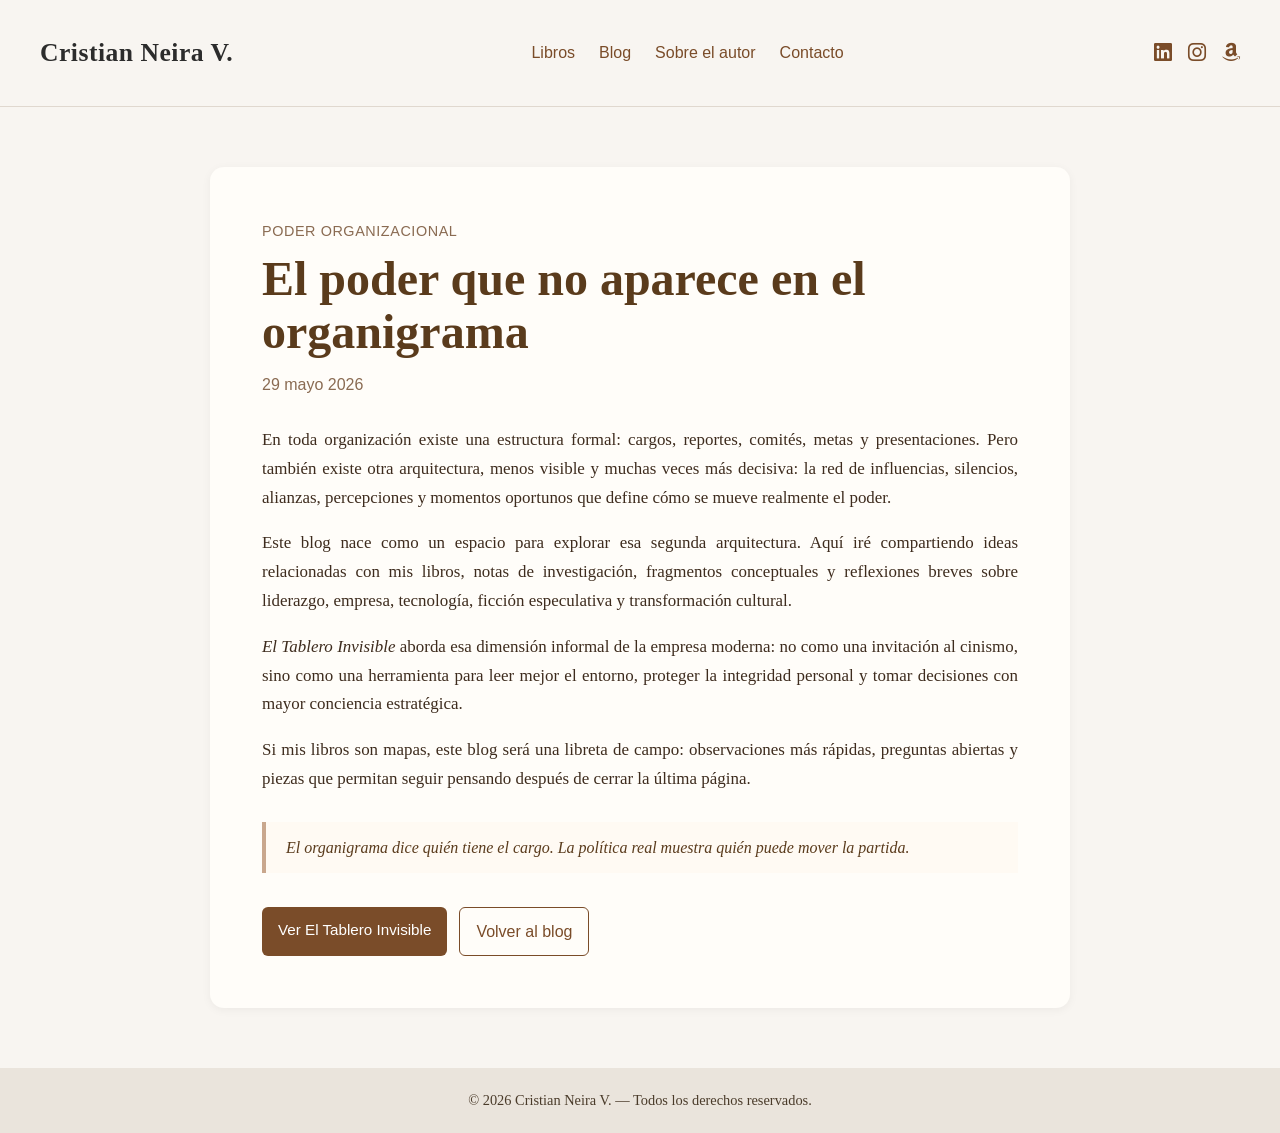
<file: blog/el-poder-que-no-aparece-en-el-organigrama.html>
<!DOCTYPE html>
<html lang="es">
<head>
  <meta charset="UTF-8">
  <meta name="viewport" content="width=device-width, initial-scale=1.0">
  <title>El poder que no aparece en el organigrama — Cristian Neira V.</title>
  <meta name="description" content="El poder que no aparece en el organigrama, una reflexión de Cristian Neira V. sobre política real e influencia en las organizaciones.">
  <meta name="author" content="Cristian Neira V.">
  <meta name="robots" content="index, follow, max-image-preview:large">
  <meta name="theme-color" content="#7a4c29">
  <link rel="canonical" href="https://cneirav.cl/blog/el-poder-que-no-aparece-en-el-organigrama.html">

  <!-- Open Graph -->
  <meta property="og:type" content="article">
  <meta property="og:site_name" content="Cristian Neira V.">
  <meta property="og:locale" content="es_CL">
  <meta property="og:title" content="El poder que no aparece en el organigrama">
  <meta property="og:description" content="Una reflexión de Cristian Neira V. sobre política real e influencia en las organizaciones.">
  <meta property="og:url" content="https://cneirav.cl/blog/el-poder-que-no-aparece-en-el-organigrama.html">
  <meta property="og:image" content="https://cneirav.cl/covers/tablero-invisible1.jpg">
  <meta property="article:author" content="Cristian Neira V.">
  <meta property="article:published_time" content="2026-05-29">

  <!-- Twitter Card -->
  <meta name="twitter:card" content="summary_large_image">
  <meta name="twitter:title" content="El poder que no aparece en el organigrama">
  <meta name="twitter:description" content="Una reflexión de Cristian Neira V. sobre política real e influencia en las organizaciones.">
  <meta name="twitter:image" content="https://cneirav.cl/covers/tablero-invisible1.jpg">

  <link rel="icon" type="image/svg+xml" href="../favicon.svg">
  <link rel="stylesheet" href="https://cdnjs.cloudflare.com/ajax/libs/font-awesome/6.5.0/css/all.min.css">

  <!-- Datos estructurados -->
  <script type="application/ld+json">
  {
    "@context": "https://schema.org",
    "@type": "BlogPosting",
    "headline": "El poder que no aparece en el organigrama",
    "description": "Una reflexión de Cristian Neira V. sobre política real e influencia en las organizaciones.",
    "image": "https://cneirav.cl/covers/tablero-invisible1.jpg",
    "datePublished": "2026-05-29",
    "inLanguage": "es",
    "articleSection": "Poder organizacional",
    "author": { "@type": "Person", "name": "Cristian Neira V.", "url": "https://cneirav.cl/" },
    "publisher": { "@type": "Person", "name": "Cristian Neira V.", "url": "https://cneirav.cl/" },
    "mainEntityOfPage": { "@type": "WebPage", "@id": "https://cneirav.cl/blog/el-poder-que-no-aparece-en-el-organigrama.html" }
  }
  </script>
  <script type="application/ld+json">
  {
    "@context": "https://schema.org",
    "@type": "BreadcrumbList",
    "itemListElement": [
      { "@type": "ListItem", "position": 1, "name": "Inicio", "item": "https://cneirav.cl/" },
      { "@type": "ListItem", "position": 2, "name": "Blog", "item": "https://cneirav.cl/blog.html" },
      { "@type": "ListItem", "position": 3, "name": "El poder que no aparece en el organigrama", "item": "https://cneirav.cl/blog/el-poder-que-no-aparece-en-el-organigrama.html" }
    ]
  }
  </script>

  <style>
    body{ margin:0; font-family:'Georgia', serif; background:#f8f5f1; color:#2c2c2c; line-height:1.7; }
    a{ color:#7a4c29; text-decoration:none; }
    a:hover{ color:#b26e41; }
    header{ position:sticky; top:0; background:rgba(248,245,241,.98); display:flex; justify-content:space-between; align-items:center; padding:14px 40px; border-bottom:1px solid #e0d8cf; z-index:100; flex-wrap:wrap; }
    header .site-title{ font-size:1.6em; font-weight:600; letter-spacing:.5px; margin:.67em 0; }
    nav a{ margin:0 10px; font-weight:500; font-family:Arial, sans-serif; }
    .social a{ margin-left:12px; font-size:1.3em; color:#7a4c29; }
    main{ max-width:860px; margin:0 auto; padding:60px 20px; }
    article{ background:#fffdf9; border-radius:14px; padding:clamp(24px, 5vw, 52px); box-shadow:0 2px 10px rgba(0,0,0,.05); }
    .eyebrow{ font-family:Arial, sans-serif; color:#8a6b52; font-size:.9rem; letter-spacing:.04em; text-transform:uppercase; }
    article > h1{ color:#5a3b1c; font-size:clamp(2rem, 5vw, 3rem); line-height:1.1; margin:10px 0 12px; }
    time{ display:block; color:#8a6b52; font-family:Arial, sans-serif; margin-bottom:28px; }
    p{ color:#3e2c1e; font-size:1.06rem; text-align:justify; }
    blockquote{ border-left:4px solid #c9a78d; margin:28px 0; padding:12px 20px; background:#fffaf3; color:#5a3b1c; font-style:italic; }
    .post-actions{ margin-top:34px; display:flex; gap:12px; flex-wrap:wrap; }
    .btn{ background:#7a4c29; color:#fff; padding:10px 16px; border-radius:6px; display:inline-block; text-decoration:none; font-family:Arial, sans-serif; font-size:.95rem; }
    .btn:hover{ background:#8f5a34; color:#fff; }
    .btn-outline{ background:transparent; border:1px solid #7a4c29; color:#7a4c29; padding:10px 16px; border-radius:6px; display:inline-block; font-family:Arial, sans-serif; }
    .btn-outline:hover{ background:#7a4c29; color:#fff; }
    footer{ background:#eae4dc; text-align:center; padding:20px; font-size:.9em; color:#4a3b2a; }
    @media (max-width:700px){ header{ flex-direction:column; text-align:center; gap:8px; } nav{ margin-top:6px; } }
  </style>
</head>
<body>
  <header>
    <div class="site-title">Cristian Neira V.</div>
    <nav>
      <a href="/#amazon">Libros</a>
      <a href="../blog.html">Blog</a>
      <a href="/#sobre">Sobre el autor</a>
      <a href="/#contacto">Contacto</a>
    </nav>
    <div class="social">
      <a href="https://www.linkedin.com/in/cristian-neirav/" target="_blank" rel="noopener"><i class="fab fa-linkedin"></i></a>
      <a href="https://www.instagram.com/cneira_valenzuela/" target="_blank" rel="noopener"><i class="fab fa-instagram"></i></a>
      <a href="https://www.amazon.com/stores/author/B0CVNMLSNZ" target="_blank" rel="noopener"><i class="fab fa-amazon"></i></a>
    </div>
  </header>

  <main>
    <article>
      <div class="eyebrow">Poder organizacional</div>
      <h1>El poder que no aparece en el organigrama</h1>
      <time datetime="2026-05-29">29 mayo 2026</time>

      <p>En toda organización existe una estructura formal: cargos, reportes, comités, metas y presentaciones. Pero también existe otra arquitectura, menos visible y muchas veces más decisiva: la red de influencias, silencios, alianzas, percepciones y momentos oportunos que define cómo se mueve realmente el poder.</p>

      <p>Este blog nace como un espacio para explorar esa segunda arquitectura. Aquí iré compartiendo ideas relacionadas con mis libros, notas de investigación, fragmentos conceptuales y reflexiones breves sobre liderazgo, empresa, tecnología, ficción especulativa y transformación cultural.</p>

      <p><em>El Tablero Invisible</em> aborda esa dimensión informal de la empresa moderna: no como una invitación al cinismo, sino como una herramienta para leer mejor el entorno, proteger la integridad personal y tomar decisiones con mayor conciencia estratégica.</p>

      <p>Si mis libros son mapas, este blog será una libreta de campo: observaciones más rápidas, preguntas abiertas y piezas que permitan seguir pensando después de cerrar la última página.</p>
      <blockquote>El organigrama dice quién tiene el cargo. La política real muestra quién puede mover la partida.</blockquote>

      <div class="post-actions">
        <a class="btn" href="https://a.co/d/0bmv8Maw" target="_blank" rel="noopener">Ver El Tablero Invisible</a>
        <a class="btn-outline" href="../blog.html">Volver al blog</a>
      </div>
    </article>
  </main>

  <footer>
    © 2026 Cristian Neira V. — Todos los derechos reservados.
  </footer>
</body>
</html>
</file>
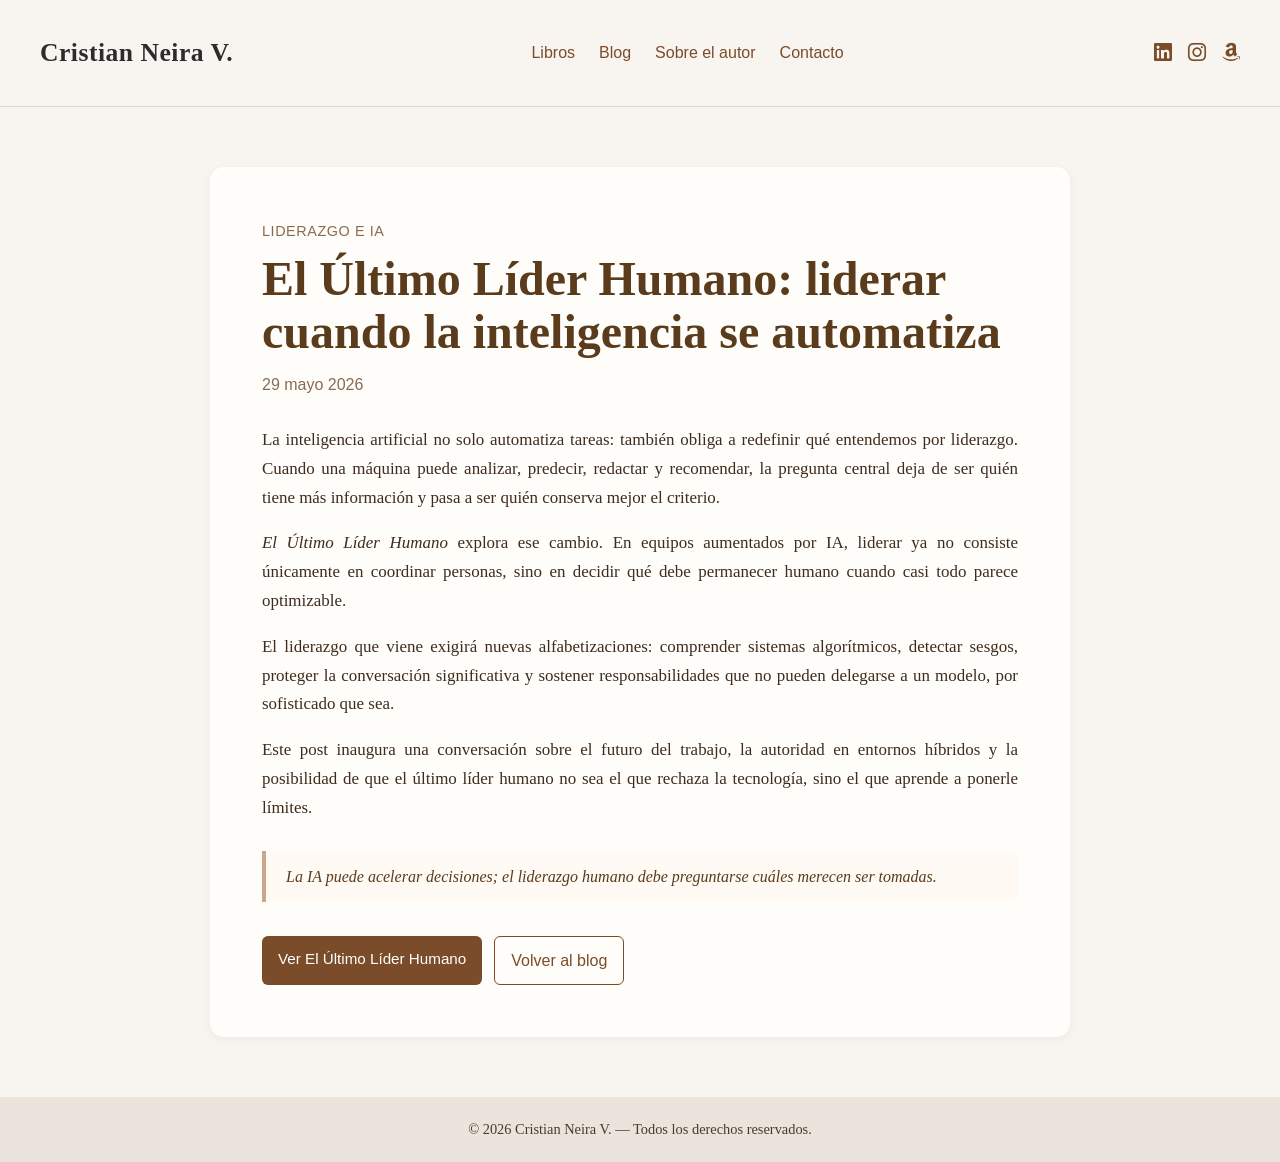
<file: blog/el-ultimo-lider-humano.html>
<!DOCTYPE html>
<html lang="es">
<head>
  <meta charset="UTF-8">
  <meta name="viewport" content="width=device-width, initial-scale=1.0">
  <title>El Último Líder Humano: liderar cuando la inteligencia se automatiza — Cristian Neira V.</title>
  <meta name="description" content="Reflexión de Cristian Neira V. sobre El Último Líder Humano, liderazgo e inteligencia artificial.">
  <meta name="author" content="Cristian Neira V.">
  <meta name="robots" content="index, follow, max-image-preview:large">
  <meta name="theme-color" content="#7a4c29">
  <link rel="canonical" href="https://cneirav.cl/blog/el-ultimo-lider-humano.html">

  <!-- Open Graph -->
  <meta property="og:type" content="article">
  <meta property="og:site_name" content="Cristian Neira V.">
  <meta property="og:locale" content="es_CL">
  <meta property="og:title" content="El Último Líder Humano: liderar cuando la inteligencia se automatiza">
  <meta property="og:description" content="Reflexión de Cristian Neira V. sobre El Último Líder Humano, liderazgo e inteligencia artificial.">
  <meta property="og:url" content="https://cneirav.cl/blog/el-ultimo-lider-humano.html">
  <meta property="og:image" content="https://cneirav.cl/covers/ultimo-lider-humano.jpg">
  <meta property="article:author" content="Cristian Neira V.">
  <meta property="article:published_time" content="2026-05-29">

  <!-- Twitter Card -->
  <meta name="twitter:card" content="summary_large_image">
  <meta name="twitter:title" content="El Último Líder Humano: liderar cuando la inteligencia se automatiza">
  <meta name="twitter:description" content="Reflexión de Cristian Neira V. sobre El Último Líder Humano, liderazgo e inteligencia artificial.">
  <meta name="twitter:image" content="https://cneirav.cl/covers/ultimo-lider-humano.jpg">

  <link rel="icon" type="image/svg+xml" href="../favicon.svg">
  <link rel="stylesheet" href="https://cdnjs.cloudflare.com/ajax/libs/font-awesome/6.5.0/css/all.min.css">

  <!-- Datos estructurados -->
  <script type="application/ld+json">
  {
    "@context": "https://schema.org",
    "@type": "BlogPosting",
    "headline": "El Último Líder Humano: liderar cuando la inteligencia se automatiza",
    "description": "Reflexión de Cristian Neira V. sobre El Último Líder Humano, liderazgo e inteligencia artificial.",
    "image": "https://cneirav.cl/covers/ultimo-lider-humano.jpg",
    "datePublished": "2026-05-29",
    "inLanguage": "es",
    "articleSection": "Liderazgo e IA",
    "author": { "@type": "Person", "name": "Cristian Neira V.", "url": "https://cneirav.cl/" },
    "publisher": { "@type": "Person", "name": "Cristian Neira V.", "url": "https://cneirav.cl/" },
    "mainEntityOfPage": { "@type": "WebPage", "@id": "https://cneirav.cl/blog/el-ultimo-lider-humano.html" }
  }
  </script>
  <script type="application/ld+json">
  {
    "@context": "https://schema.org",
    "@type": "BreadcrumbList",
    "itemListElement": [
      { "@type": "ListItem", "position": 1, "name": "Inicio", "item": "https://cneirav.cl/" },
      { "@type": "ListItem", "position": 2, "name": "Blog", "item": "https://cneirav.cl/blog.html" },
      { "@type": "ListItem", "position": 3, "name": "El Último Líder Humano", "item": "https://cneirav.cl/blog/el-ultimo-lider-humano.html" }
    ]
  }
  </script>

  <style>
    body{ margin:0; font-family:'Georgia', serif; background:#f8f5f1; color:#2c2c2c; line-height:1.7; }
    a{ color:#7a4c29; text-decoration:none; }
    a:hover{ color:#b26e41; }
    header{ position:sticky; top:0; background:rgba(248,245,241,.98); display:flex; justify-content:space-between; align-items:center; padding:14px 40px; border-bottom:1px solid #e0d8cf; z-index:100; flex-wrap:wrap; }
    header .site-title{ font-size:1.6em; font-weight:600; letter-spacing:.5px; margin:.67em 0; }
    nav a{ margin:0 10px; font-weight:500; font-family:Arial, sans-serif; }
    .social a{ margin-left:12px; font-size:1.3em; color:#7a4c29; }
    main{ max-width:860px; margin:0 auto; padding:60px 20px; }
    article{ background:#fffdf9; border-radius:14px; padding:clamp(24px, 5vw, 52px); box-shadow:0 2px 10px rgba(0,0,0,.05); }
    .eyebrow{ font-family:Arial, sans-serif; color:#8a6b52; font-size:.9rem; letter-spacing:.04em; text-transform:uppercase; }
    article > h1{ color:#5a3b1c; font-size:clamp(2rem, 5vw, 3rem); line-height:1.1; margin:10px 0 12px; }
    time{ display:block; color:#8a6b52; font-family:Arial, sans-serif; margin-bottom:28px; }
    p{ color:#3e2c1e; font-size:1.06rem; text-align:justify; }
    blockquote{ border-left:4px solid #c9a78d; margin:28px 0; padding:12px 20px; background:#fffaf3; color:#5a3b1c; font-style:italic; }
    .post-actions{ margin-top:34px; display:flex; gap:12px; flex-wrap:wrap; }
    .btn{ background:#7a4c29; color:#fff; padding:10px 16px; border-radius:6px; display:inline-block; text-decoration:none; font-family:Arial, sans-serif; font-size:.95rem; }
    .btn:hover{ background:#8f5a34; color:#fff; }
    .btn-outline{ background:transparent; border:1px solid #7a4c29; color:#7a4c29; padding:10px 16px; border-radius:6px; display:inline-block; font-family:Arial, sans-serif; }
    .btn-outline:hover{ background:#7a4c29; color:#fff; }
    footer{ background:#eae4dc; text-align:center; padding:20px; font-size:.9em; color:#4a3b2a; }
    @media (max-width:700px){ header{ flex-direction:column; text-align:center; gap:8px; } nav{ margin-top:6px; } }
  </style>
</head>
<body>
  <header>
    <div class="site-title">Cristian Neira V.</div>
    <nav>
      <a href="/#amazon">Libros</a>
      <a href="../blog.html">Blog</a>
      <a href="/#sobre">Sobre el autor</a>
      <a href="/#contacto">Contacto</a>
    </nav>
    <div class="social">
      <a href="https://www.linkedin.com/in/cristian-neirav/" target="_blank" rel="noopener"><i class="fab fa-linkedin"></i></a>
      <a href="https://www.instagram.com/cneira_valenzuela/" target="_blank" rel="noopener"><i class="fab fa-instagram"></i></a>
      <a href="https://www.amazon.com/stores/author/B0CVNMLSNZ" target="_blank" rel="noopener"><i class="fab fa-amazon"></i></a>
    </div>
  </header>

  <main>
    <article>
      <div class="eyebrow">Liderazgo e IA</div>
      <h1>El Último Líder Humano: liderar cuando la inteligencia se automatiza</h1>
      <time datetime="2026-05-29">29 mayo 2026</time>

      <p>La inteligencia artificial no solo automatiza tareas: también obliga a redefinir qué entendemos por liderazgo. Cuando una máquina puede analizar, predecir, redactar y recomendar, la pregunta central deja de ser quién tiene más información y pasa a ser quién conserva mejor el criterio.</p>

      <p><em>El Último Líder Humano</em> explora ese cambio. En equipos aumentados por IA, liderar ya no consiste únicamente en coordinar personas, sino en decidir qué debe permanecer humano cuando casi todo parece optimizable.</p>

      <p>El liderazgo que viene exigirá nuevas alfabetizaciones: comprender sistemas algorítmicos, detectar sesgos, proteger la conversación significativa y sostener responsabilidades que no pueden delegarse a un modelo, por sofisticado que sea.</p>

      <p>Este post inaugura una conversación sobre el futuro del trabajo, la autoridad en entornos híbridos y la posibilidad de que el último líder humano no sea el que rechaza la tecnología, sino el que aprende a ponerle límites.</p>
      <blockquote>La IA puede acelerar decisiones; el liderazgo humano debe preguntarse cuáles merecen ser tomadas.</blockquote>

      <div class="post-actions">
        <a class="btn" href="https://a.co/d/7PMAvcy" target="_blank" rel="noopener">Ver El Último Líder Humano</a>
        <a class="btn-outline" href="../blog.html">Volver al blog</a>
      </div>
    </article>
  </main>

  <footer>
    © 2026 Cristian Neira V. — Todos los derechos reservados.
  </footer>
</body>
</html>
</file>
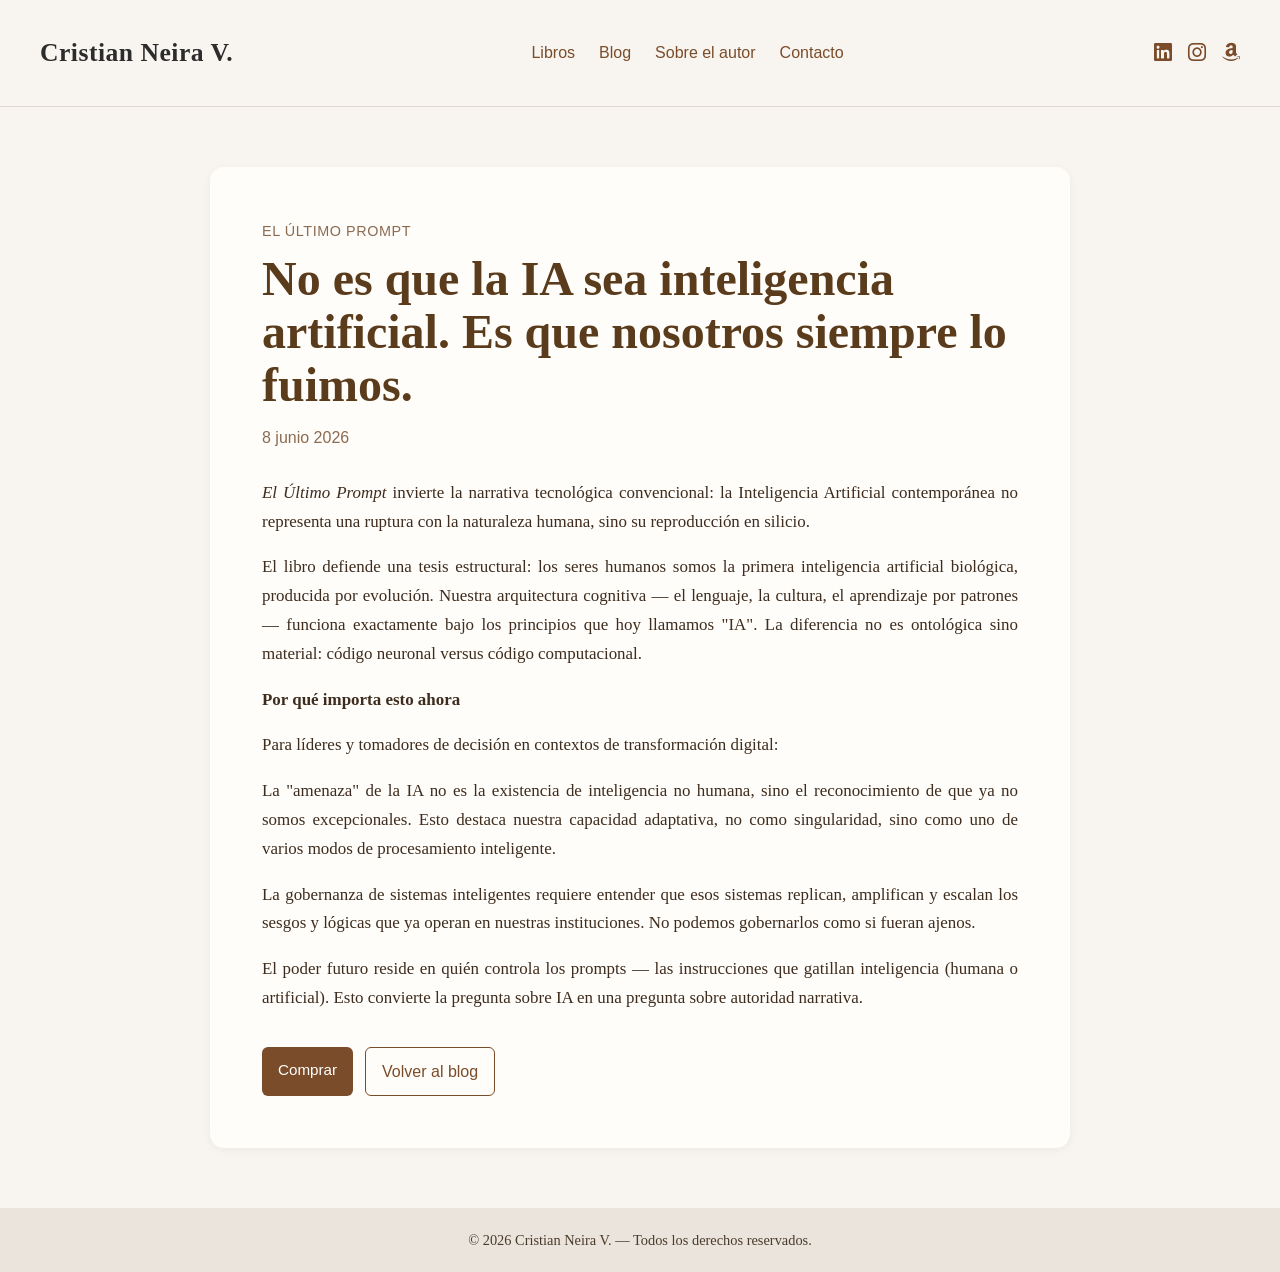
<file: blog/el-ultimo-prompt.html>
<!DOCTYPE html>
<html lang="es">
<head>
  <meta charset="UTF-8">
  <meta name="viewport" content="width=device-width, initial-scale=1.0">
  <title>El Último Prompt — Cristian Neira V.</title>
  <meta name="description" content="Reflexión de Cristian Neira V. sobre El Último Prompt, inteligencia artificial y autoridad narrativa.">
  <meta name="author" content="Cristian Neira V.">
  <meta name="robots" content="index, follow, max-image-preview:large">
  <meta name="theme-color" content="#7a4c29">
  <link rel="canonical" href="https://cneirav.cl/blog/el-ultimo-prompt.html">

  <!-- Open Graph -->
  <meta property="og:type" content="article">
  <meta property="og:site_name" content="Cristian Neira V.">
  <meta property="og:locale" content="es_CL">
  <meta property="og:title" content="El Último Prompt — Cristian Neira V.">
  <meta property="og:description" content="Reflexión de Cristian Neira V. sobre El Último Prompt, inteligencia artificial y autoridad narrativa.">
  <meta property="og:url" content="https://cneirav.cl/blog/el-ultimo-prompt.html">
  <meta property="og:image" content="https://cneirav.cl/covers/el_ultimo_prompt.jpg">
  <meta property="article:author" content="Cristian Neira V.">
  <meta property="article:published_time" content="2026-06-08">

  <!-- Twitter Card -->
  <meta name="twitter:card" content="summary_large_image">
  <meta name="twitter:title" content="El Último Prompt — Cristian Neira V.">
  <meta name="twitter:description" content="Reflexión de Cristian Neira V. sobre El Último Prompt, inteligencia artificial y autoridad narrativa.">
  <meta name="twitter:image" content="https://cneirav.cl/covers/el_ultimo_prompt.jpg">

  <link rel="icon" type="image/svg+xml" href="../favicon.svg">
  <link rel="stylesheet" href="https://cdnjs.cloudflare.com/ajax/libs/font-awesome/6.5.0/css/all.min.css">

  <!-- Datos estructurados -->
  <script type="application/ld+json">
  {
    "@context": "https://schema.org",
    "@type": "BlogPosting",
    "headline": "No es que la IA sea inteligencia artificial. Es que nosotros siempre lo fuimos.",
    "description": "Reflexión de Cristian Neira V. sobre El Último Prompt, inteligencia artificial y autoridad narrativa.",
    "image": "https://cneirav.cl/covers/el_ultimo_prompt.jpg",
    "datePublished": "2026-06-08",
    "inLanguage": "es",
    "articleSection": "IA y poder narrativo",
    "author": { "@type": "Person", "name": "Cristian Neira V.", "url": "https://cneirav.cl/" },
    "publisher": { "@type": "Person", "name": "Cristian Neira V.", "url": "https://cneirav.cl/" },
    "mainEntityOfPage": { "@type": "WebPage", "@id": "https://cneirav.cl/blog/el-ultimo-prompt.html" }
  }
  </script>
  <script type="application/ld+json">
  {
    "@context": "https://schema.org",
    "@type": "BreadcrumbList",
    "itemListElement": [
      { "@type": "ListItem", "position": 1, "name": "Inicio", "item": "https://cneirav.cl/" },
      { "@type": "ListItem", "position": 2, "name": "Blog", "item": "https://cneirav.cl/blog.html" },
      { "@type": "ListItem", "position": 3, "name": "El Último Prompt", "item": "https://cneirav.cl/blog/el-ultimo-prompt.html" }
    ]
  }
  </script>

  <style>
    body{ margin:0; font-family:'Georgia', serif; background:#f8f5f1; color:#2c2c2c; line-height:1.7; }
    a{ color:#7a4c29; text-decoration:none; }
    a:hover{ color:#b26e41; }
    header{ position:sticky; top:0; background:rgba(248,245,241,.98); display:flex; justify-content:space-between; align-items:center; padding:14px 40px; border-bottom:1px solid #e0d8cf; z-index:100; flex-wrap:wrap; }
    header .site-title{ font-size:1.6em; font-weight:600; letter-spacing:.5px; margin:.67em 0; }
    nav a{ margin:0 10px; font-weight:500; font-family:Arial, sans-serif; }
    .social a{ margin-left:12px; font-size:1.3em; color:#7a4c29; }
    main{ max-width:860px; margin:0 auto; padding:60px 20px; }
    article{ background:#fffdf9; border-radius:14px; padding:clamp(24px, 5vw, 52px); box-shadow:0 2px 10px rgba(0,0,0,.05); }
    .eyebrow{ font-family:Arial, sans-serif; color:#8a6b52; font-size:.9rem; letter-spacing:.04em; text-transform:uppercase; }
    article > h1{ color:#5a3b1c; font-size:clamp(2rem, 5vw, 3rem); line-height:1.1; margin:10px 0 12px; }
    time{ display:block; color:#8a6b52; font-family:Arial, sans-serif; margin-bottom:28px; }
    p{ color:#3e2c1e; font-size:1.06rem; text-align:justify; }
    .post-actions{ margin-top:34px; display:flex; gap:12px; flex-wrap:wrap; }
    .btn{ background:#7a4c29; color:#fff; padding:10px 16px; border-radius:6px; display:inline-block; text-decoration:none; font-family:Arial, sans-serif; font-size:.95rem; }
    .btn:hover{ background:#8f5a34; color:#fff; }
    .btn-outline{ background:transparent; border:1px solid #7a4c29; color:#7a4c29; padding:10px 16px; border-radius:6px; display:inline-block; font-family:Arial, sans-serif; }
    .btn-outline:hover{ background:#7a4c29; color:#fff; }
    footer{ background:#eae4dc; text-align:center; padding:20px; font-size:.9em; color:#4a3b2a; }
    @media (max-width:700px){ header{ flex-direction:column; text-align:center; gap:8px; } nav{ margin-top:6px; } }
  </style>
</head>
<body>
  <header>
    <div class="site-title">Cristian Neira V.</div>
    <nav>
      <a href="/#amazon">Libros</a>
      <a href="../blog.html">Blog</a>
      <a href="/#sobre">Sobre el autor</a>
      <a href="/#contacto">Contacto</a>
    </nav>
    <div class="social">
      <a href="https://www.linkedin.com/in/cristian-neirav/" target="_blank" rel="noopener"><i class="fab fa-linkedin"></i></a>
      <a href="https://www.instagram.com/cneira_valenzuela/" target="_blank" rel="noopener"><i class="fab fa-instagram"></i></a>
      <a href="https://www.amazon.com/stores/author/B0CVNMLSNZ" target="_blank" rel="noopener"><i class="fab fa-amazon"></i></a>
    </div>
  </header>

  <main>
    <article>
      <div class="eyebrow">El Último Prompt</div>
      <h1>No es que la IA sea inteligencia artificial. Es que nosotros siempre lo fuimos.</h1>
      <time datetime="2026-06-08">8 junio 2026</time>

      <p><em>El Último Prompt</em> invierte la narrativa tecnológica convencional: la Inteligencia Artificial contemporánea no representa una ruptura con la naturaleza humana, sino su reproducción en silicio.</p>

      <p>El libro defiende una tesis estructural: los seres humanos somos la primera inteligencia artificial biológica, producida por evolución. Nuestra arquitectura cognitiva — el lenguaje, la cultura, el aprendizaje por patrones — funciona exactamente bajo los principios que hoy llamamos "IA". La diferencia no es ontológica sino material: código neuronal versus código computacional.</p>

      <p><strong>Por qué importa esto ahora</strong></p>

      <p>Para líderes y tomadores de decisión en contextos de transformación digital:</p>

      <p>La "amenaza" de la IA no es la existencia de inteligencia no humana, sino el reconocimiento de que ya no somos excepcionales. Esto destaca nuestra capacidad adaptativa, no como singularidad, sino como uno de varios modos de procesamiento inteligente.</p>

      <p>La gobernanza de sistemas inteligentes requiere entender que esos sistemas replican, amplifican y escalan los sesgos y lógicas que ya operan en nuestras instituciones. No podemos gobernarlos como si fueran ajenos.</p>

      <p>El poder futuro reside en quién controla los prompts — las instrucciones que gatillan inteligencia (humana o artificial). Esto convierte la pregunta sobre IA en una pregunta sobre autoridad narrativa.</p>

      <div class="post-actions">
        <a class="btn" href="https://www.autoreseditores.com/libro/34660/cristian-neira/el-ultimo-prompt.html" target="_blank" rel="noopener">Comprar</a>
        <a class="btn-outline" href="../blog.html">Volver al blog</a>
      </div>
    </article>
  </main>

  <footer>
    © 2026 Cristian Neira V. — Todos los derechos reservados.
  </footer>
</body>
</html>
</file>
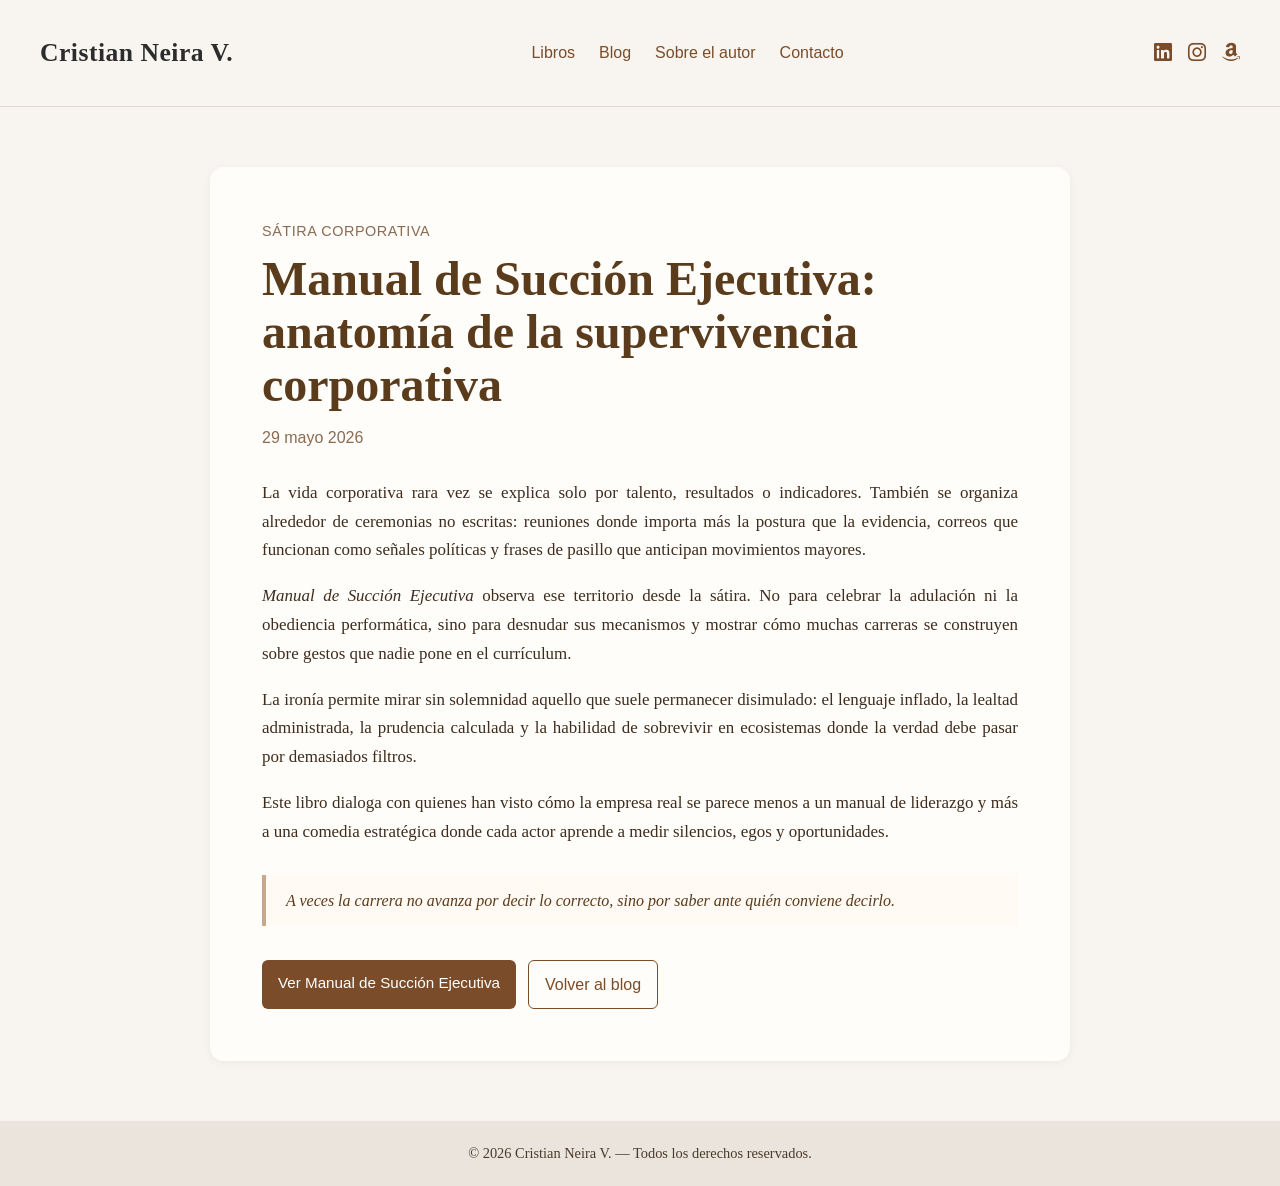
<file: blog/manual-de-succion-ejecutiva.html>
<!DOCTYPE html>
<html lang="es">
<head>
  <meta charset="UTF-8">
  <meta name="viewport" content="width=device-width, initial-scale=1.0">
  <title>Manual de Succión Ejecutiva: anatomía de la supervivencia corporativa — Cristian Neira V.</title>
  <meta name="description" content="Reflexión de Cristian Neira V. sobre Manual de Succión Ejecutiva, sátira corporativa y supervivencia profesional.">
  <meta name="author" content="Cristian Neira V.">
  <meta name="robots" content="index, follow, max-image-preview:large">
  <meta name="theme-color" content="#7a4c29">
  <link rel="canonical" href="https://cneirav.cl/blog/manual-de-succion-ejecutiva.html">

  <!-- Open Graph -->
  <meta property="og:type" content="article">
  <meta property="og:site_name" content="Cristian Neira V.">
  <meta property="og:locale" content="es_CL">
  <meta property="og:title" content="Manual de Succión Ejecutiva: anatomía de la supervivencia corporativa">
  <meta property="og:description" content="Reflexión de Cristian Neira V. sobre Manual de Succión Ejecutiva, sátira corporativa y supervivencia profesional.">
  <meta property="og:url" content="https://cneirav.cl/blog/manual-de-succion-ejecutiva.html">
  <meta property="og:image" content="https://cneirav.cl/covers/manual-de-succion-ejecutiva.jpg">
  <meta property="article:author" content="Cristian Neira V.">
  <meta property="article:published_time" content="2026-05-29">

  <!-- Twitter Card -->
  <meta name="twitter:card" content="summary_large_image">
  <meta name="twitter:title" content="Manual de Succión Ejecutiva: anatomía de la supervivencia corporativa">
  <meta name="twitter:description" content="Reflexión de Cristian Neira V. sobre Manual de Succión Ejecutiva, sátira corporativa y supervivencia profesional.">
  <meta name="twitter:image" content="https://cneirav.cl/covers/manual-de-succion-ejecutiva.jpg">

  <link rel="icon" type="image/svg+xml" href="../favicon.svg">
  <link rel="stylesheet" href="https://cdnjs.cloudflare.com/ajax/libs/font-awesome/6.5.0/css/all.min.css">

  <!-- Datos estructurados -->
  <script type="application/ld+json">
  {
    "@context": "https://schema.org",
    "@type": "BlogPosting",
    "headline": "Manual de Succión Ejecutiva: anatomía de la supervivencia corporativa",
    "description": "Reflexión de Cristian Neira V. sobre Manual de Succión Ejecutiva, sátira corporativa y supervivencia profesional.",
    "image": "https://cneirav.cl/covers/manual-de-succion-ejecutiva.jpg",
    "datePublished": "2026-05-29",
    "inLanguage": "es",
    "articleSection": "Sátira corporativa",
    "author": { "@type": "Person", "name": "Cristian Neira V.", "url": "https://cneirav.cl/" },
    "publisher": { "@type": "Person", "name": "Cristian Neira V.", "url": "https://cneirav.cl/" },
    "mainEntityOfPage": { "@type": "WebPage", "@id": "https://cneirav.cl/blog/manual-de-succion-ejecutiva.html" }
  }
  </script>
  <script type="application/ld+json">
  {
    "@context": "https://schema.org",
    "@type": "BreadcrumbList",
    "itemListElement": [
      { "@type": "ListItem", "position": 1, "name": "Inicio", "item": "https://cneirav.cl/" },
      { "@type": "ListItem", "position": 2, "name": "Blog", "item": "https://cneirav.cl/blog.html" },
      { "@type": "ListItem", "position": 3, "name": "Manual de Succión Ejecutiva", "item": "https://cneirav.cl/blog/manual-de-succion-ejecutiva.html" }
    ]
  }
  </script>

  <style>
    body{ margin:0; font-family:'Georgia', serif; background:#f8f5f1; color:#2c2c2c; line-height:1.7; }
    a{ color:#7a4c29; text-decoration:none; }
    a:hover{ color:#b26e41; }
    header{ position:sticky; top:0; background:rgba(248,245,241,.98); display:flex; justify-content:space-between; align-items:center; padding:14px 40px; border-bottom:1px solid #e0d8cf; z-index:100; flex-wrap:wrap; }
    header .site-title{ font-size:1.6em; font-weight:600; letter-spacing:.5px; margin:.67em 0; }
    nav a{ margin:0 10px; font-weight:500; font-family:Arial, sans-serif; }
    .social a{ margin-left:12px; font-size:1.3em; color:#7a4c29; }
    main{ max-width:860px; margin:0 auto; padding:60px 20px; }
    article{ background:#fffdf9; border-radius:14px; padding:clamp(24px, 5vw, 52px); box-shadow:0 2px 10px rgba(0,0,0,.05); }
    .eyebrow{ font-family:Arial, sans-serif; color:#8a6b52; font-size:.9rem; letter-spacing:.04em; text-transform:uppercase; }
    article > h1{ color:#5a3b1c; font-size:clamp(2rem, 5vw, 3rem); line-height:1.1; margin:10px 0 12px; }
    time{ display:block; color:#8a6b52; font-family:Arial, sans-serif; margin-bottom:28px; }
    p{ color:#3e2c1e; font-size:1.06rem; text-align:justify; }
    blockquote{ border-left:4px solid #c9a78d; margin:28px 0; padding:12px 20px; background:#fffaf3; color:#5a3b1c; font-style:italic; }
    .post-actions{ margin-top:34px; display:flex; gap:12px; flex-wrap:wrap; }
    .btn{ background:#7a4c29; color:#fff; padding:10px 16px; border-radius:6px; display:inline-block; text-decoration:none; font-family:Arial, sans-serif; font-size:.95rem; }
    .btn:hover{ background:#8f5a34; color:#fff; }
    .btn-outline{ background:transparent; border:1px solid #7a4c29; color:#7a4c29; padding:10px 16px; border-radius:6px; display:inline-block; font-family:Arial, sans-serif; }
    .btn-outline:hover{ background:#7a4c29; color:#fff; }
    footer{ background:#eae4dc; text-align:center; padding:20px; font-size:.9em; color:#4a3b2a; }
    @media (max-width:700px){ header{ flex-direction:column; text-align:center; gap:8px; } nav{ margin-top:6px; } }
  </style>
</head>
<body>
  <header>
    <div class="site-title">Cristian Neira V.</div>
    <nav>
      <a href="/#amazon">Libros</a>
      <a href="../blog.html">Blog</a>
      <a href="/#sobre">Sobre el autor</a>
      <a href="/#contacto">Contacto</a>
    </nav>
    <div class="social">
      <a href="https://www.linkedin.com/in/cristian-neirav/" target="_blank" rel="noopener"><i class="fab fa-linkedin"></i></a>
      <a href="https://www.instagram.com/cneira_valenzuela/" target="_blank" rel="noopener"><i class="fab fa-instagram"></i></a>
      <a href="https://www.amazon.com/stores/author/B0CVNMLSNZ" target="_blank" rel="noopener"><i class="fab fa-amazon"></i></a>
    </div>
  </header>

  <main>
    <article>
      <div class="eyebrow">Sátira corporativa</div>
      <h1>Manual de Succión Ejecutiva: anatomía de la supervivencia corporativa</h1>
      <time datetime="2026-05-29">29 mayo 2026</time>

      <p>La vida corporativa rara vez se explica solo por talento, resultados o indicadores. También se organiza alrededor de ceremonias no escritas: reuniones donde importa más la postura que la evidencia, correos que funcionan como señales políticas y frases de pasillo que anticipan movimientos mayores.</p>

      <p><em>Manual de Succión Ejecutiva</em> observa ese territorio desde la sátira. No para celebrar la adulación ni la obediencia performática, sino para desnudar sus mecanismos y mostrar cómo muchas carreras se construyen sobre gestos que nadie pone en el currículum.</p>

      <p>La ironía permite mirar sin solemnidad aquello que suele permanecer disimulado: el lenguaje inflado, la lealtad administrada, la prudencia calculada y la habilidad de sobrevivir en ecosistemas donde la verdad debe pasar por demasiados filtros.</p>

      <p>Este libro dialoga con quienes han visto cómo la empresa real se parece menos a un manual de liderazgo y más a una comedia estratégica donde cada actor aprende a medir silencios, egos y oportunidades.</p>
      <blockquote>A veces la carrera no avanza por decir lo correcto, sino por saber ante quién conviene decirlo.</blockquote>

      <div class="post-actions">
        <a class="btn" href="https://www.amazon.com/dp/B0FTTBJKBG" target="_blank" rel="noopener">Ver Manual de Succión Ejecutiva</a>
        <a class="btn-outline" href="../blog.html">Volver al blog</a>
      </div>
    </article>
  </main>

  <footer>
    © 2026 Cristian Neira V. — Todos los derechos reservados.
  </footer>
</body>
</html>
</file>
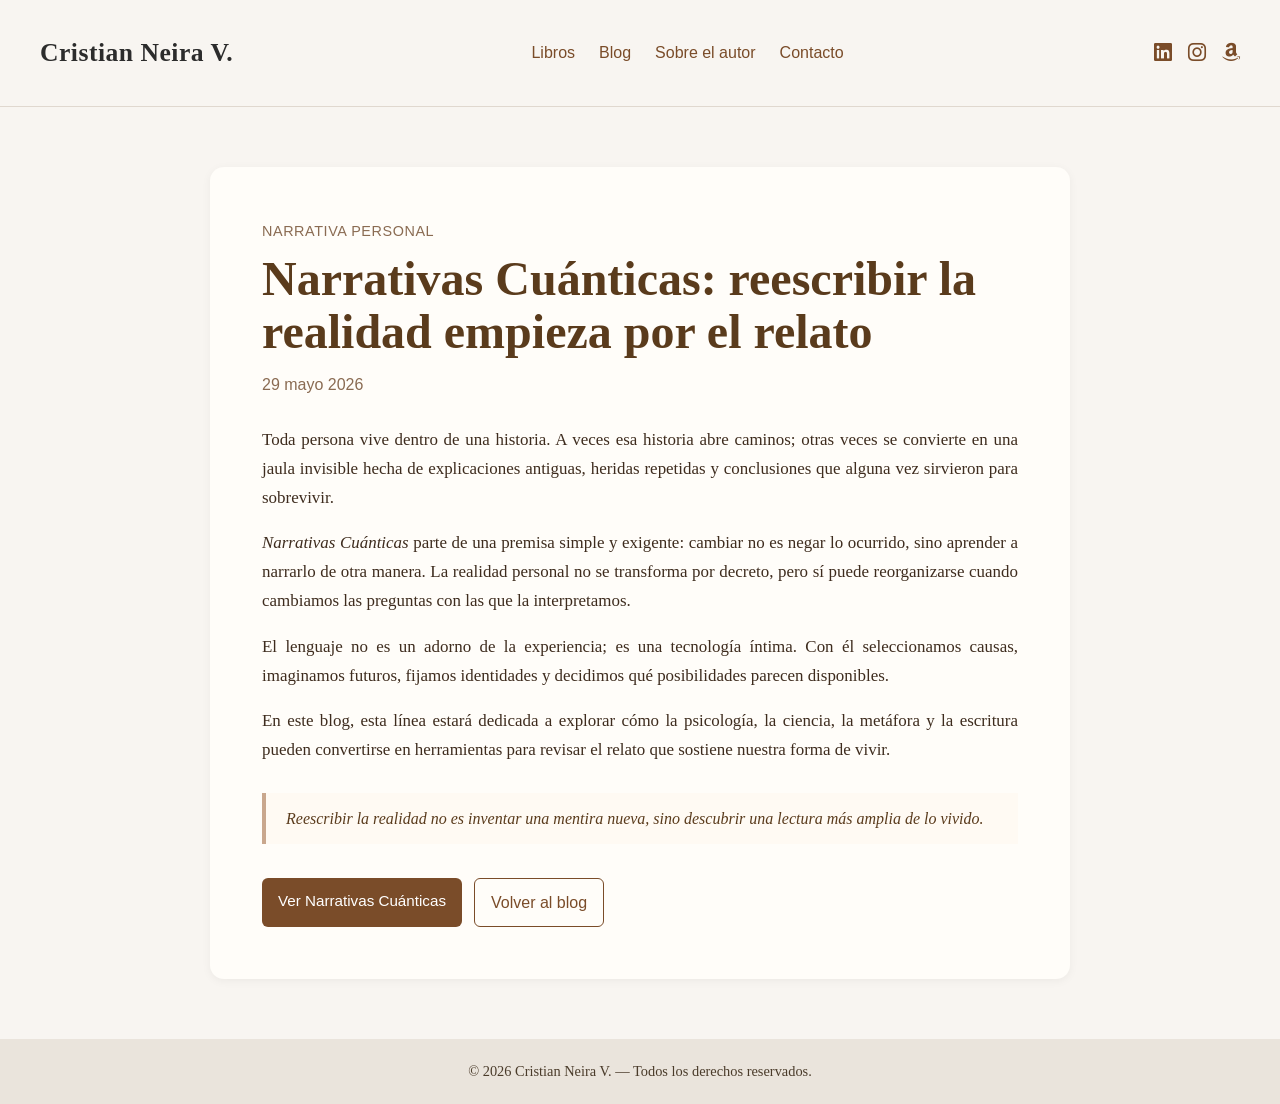
<file: blog/narrativas-cuanticas-reescribiendo-tu-realidad.html>
<!DOCTYPE html>
<html lang="es">
<head>
  <meta charset="UTF-8">
  <meta name="viewport" content="width=device-width, initial-scale=1.0">
  <title>Narrativas Cuánticas: reescribir la realidad empieza por el relato — Cristian Neira V.</title>
  <meta name="description" content="Reflexión de Cristian Neira V. sobre Narrativas Cuánticas, relato personal, identidad y transformación.">
  <meta name="author" content="Cristian Neira V.">
  <meta name="robots" content="index, follow, max-image-preview:large">
  <meta name="theme-color" content="#7a4c29">
  <link rel="canonical" href="https://cneirav.cl/blog/narrativas-cuanticas-reescribiendo-tu-realidad.html">

  <!-- Open Graph -->
  <meta property="og:type" content="article">
  <meta property="og:site_name" content="Cristian Neira V.">
  <meta property="og:locale" content="es_CL">
  <meta property="og:title" content="Narrativas Cuánticas: reescribir la realidad empieza por el relato">
  <meta property="og:description" content="Reflexión de Cristian Neira V. sobre Narrativas Cuánticas, relato personal, identidad y transformación.">
  <meta property="og:url" content="https://cneirav.cl/blog/narrativas-cuanticas-reescribiendo-tu-realidad.html">
  <meta property="og:image" content="https://cneirav.cl/covers/narrativas-cuanticas.jpg">
  <meta property="article:author" content="Cristian Neira V.">
  <meta property="article:published_time" content="2026-05-29">

  <!-- Twitter Card -->
  <meta name="twitter:card" content="summary_large_image">
  <meta name="twitter:title" content="Narrativas Cuánticas: reescribir la realidad empieza por el relato">
  <meta name="twitter:description" content="Reflexión de Cristian Neira V. sobre Narrativas Cuánticas, relato personal, identidad y transformación.">
  <meta name="twitter:image" content="https://cneirav.cl/covers/narrativas-cuanticas.jpg">

  <link rel="icon" type="image/svg+xml" href="../favicon.svg">
  <link rel="stylesheet" href="https://cdnjs.cloudflare.com/ajax/libs/font-awesome/6.5.0/css/all.min.css">

  <!-- Datos estructurados -->
  <script type="application/ld+json">
  {
    "@context": "https://schema.org",
    "@type": "BlogPosting",
    "headline": "Narrativas Cuánticas: reescribir la realidad empieza por el relato",
    "description": "Reflexión de Cristian Neira V. sobre Narrativas Cuánticas, relato personal, identidad y transformación.",
    "image": "https://cneirav.cl/covers/narrativas-cuanticas.jpg",
    "datePublished": "2026-05-29",
    "inLanguage": "es",
    "articleSection": "Narrativa personal",
    "author": { "@type": "Person", "name": "Cristian Neira V.", "url": "https://cneirav.cl/" },
    "publisher": { "@type": "Person", "name": "Cristian Neira V.", "url": "https://cneirav.cl/" },
    "mainEntityOfPage": { "@type": "WebPage", "@id": "https://cneirav.cl/blog/narrativas-cuanticas-reescribiendo-tu-realidad.html" }
  }
  </script>
  <script type="application/ld+json">
  {
    "@context": "https://schema.org",
    "@type": "BreadcrumbList",
    "itemListElement": [
      { "@type": "ListItem", "position": 1, "name": "Inicio", "item": "https://cneirav.cl/" },
      { "@type": "ListItem", "position": 2, "name": "Blog", "item": "https://cneirav.cl/blog.html" },
      { "@type": "ListItem", "position": 3, "name": "Narrativas Cuánticas", "item": "https://cneirav.cl/blog/narrativas-cuanticas-reescribiendo-tu-realidad.html" }
    ]
  }
  </script>

  <style>
    body{ margin:0; font-family:'Georgia', serif; background:#f8f5f1; color:#2c2c2c; line-height:1.7; }
    a{ color:#7a4c29; text-decoration:none; }
    a:hover{ color:#b26e41; }
    header{ position:sticky; top:0; background:rgba(248,245,241,.98); display:flex; justify-content:space-between; align-items:center; padding:14px 40px; border-bottom:1px solid #e0d8cf; z-index:100; flex-wrap:wrap; }
    header .site-title{ font-size:1.6em; font-weight:600; letter-spacing:.5px; margin:.67em 0; }
    nav a{ margin:0 10px; font-weight:500; font-family:Arial, sans-serif; }
    .social a{ margin-left:12px; font-size:1.3em; color:#7a4c29; }
    main{ max-width:860px; margin:0 auto; padding:60px 20px; }
    article{ background:#fffdf9; border-radius:14px; padding:clamp(24px, 5vw, 52px); box-shadow:0 2px 10px rgba(0,0,0,.05); }
    .eyebrow{ font-family:Arial, sans-serif; color:#8a6b52; font-size:.9rem; letter-spacing:.04em; text-transform:uppercase; }
    article > h1{ color:#5a3b1c; font-size:clamp(2rem, 5vw, 3rem); line-height:1.1; margin:10px 0 12px; }
    time{ display:block; color:#8a6b52; font-family:Arial, sans-serif; margin-bottom:28px; }
    p{ color:#3e2c1e; font-size:1.06rem; text-align:justify; }
    blockquote{ border-left:4px solid #c9a78d; margin:28px 0; padding:12px 20px; background:#fffaf3; color:#5a3b1c; font-style:italic; }
    .post-actions{ margin-top:34px; display:flex; gap:12px; flex-wrap:wrap; }
    .btn{ background:#7a4c29; color:#fff; padding:10px 16px; border-radius:6px; display:inline-block; text-decoration:none; font-family:Arial, sans-serif; font-size:.95rem; }
    .btn:hover{ background:#8f5a34; color:#fff; }
    .btn-outline{ background:transparent; border:1px solid #7a4c29; color:#7a4c29; padding:10px 16px; border-radius:6px; display:inline-block; font-family:Arial, sans-serif; }
    .btn-outline:hover{ background:#7a4c29; color:#fff; }
    footer{ background:#eae4dc; text-align:center; padding:20px; font-size:.9em; color:#4a3b2a; }
    @media (max-width:700px){ header{ flex-direction:column; text-align:center; gap:8px; } nav{ margin-top:6px; } }
  </style>
</head>
<body>
  <header>
    <div class="site-title">Cristian Neira V.</div>
    <nav>
      <a href="/#amazon">Libros</a>
      <a href="../blog.html">Blog</a>
      <a href="/#sobre">Sobre el autor</a>
      <a href="/#contacto">Contacto</a>
    </nav>
    <div class="social">
      <a href="https://www.linkedin.com/in/cristian-neirav/" target="_blank" rel="noopener"><i class="fab fa-linkedin"></i></a>
      <a href="https://www.instagram.com/cneira_valenzuela/" target="_blank" rel="noopener"><i class="fab fa-instagram"></i></a>
      <a href="https://www.amazon.com/stores/author/B0CVNMLSNZ" target="_blank" rel="noopener"><i class="fab fa-amazon"></i></a>
    </div>
  </header>

  <main>
    <article>
      <div class="eyebrow">Narrativa personal</div>
      <h1>Narrativas Cuánticas: reescribir la realidad empieza por el relato</h1>
      <time datetime="2026-05-29">29 mayo 2026</time>

      <p>Toda persona vive dentro de una historia. A veces esa historia abre caminos; otras veces se convierte en una jaula invisible hecha de explicaciones antiguas, heridas repetidas y conclusiones que alguna vez sirvieron para sobrevivir.</p>

      <p><em>Narrativas Cuánticas</em> parte de una premisa simple y exigente: cambiar no es negar lo ocurrido, sino aprender a narrarlo de otra manera. La realidad personal no se transforma por decreto, pero sí puede reorganizarse cuando cambiamos las preguntas con las que la interpretamos.</p>

      <p>El lenguaje no es un adorno de la experiencia; es una tecnología íntima. Con él seleccionamos causas, imaginamos futuros, fijamos identidades y decidimos qué posibilidades parecen disponibles.</p>

      <p>En este blog, esta línea estará dedicada a explorar cómo la psicología, la ciencia, la metáfora y la escritura pueden convertirse en herramientas para revisar el relato que sostiene nuestra forma de vivir.</p>
      <blockquote>Reescribir la realidad no es inventar una mentira nueva, sino descubrir una lectura más amplia de lo vivido.</blockquote>

      <div class="post-actions">
        <a class="btn" href="https://www.amazon.com/dp/B0D9DNNSFK" target="_blank" rel="noopener">Ver Narrativas Cuánticas</a>
        <a class="btn-outline" href="../blog.html">Volver al blog</a>
      </div>
    </article>
  </main>

  <footer>
    © 2026 Cristian Neira V. — Todos los derechos reservados.
  </footer>
</body>
</html>
</file>
<file: style.css>
:root{--paper:#efede5;--ink:#262923;--muted:#61665b;--line:#cfcec4;--orange:#b6492e;--accent:#dc6849;--serif:Georgia,'Times New Roman',serif;--sans:Arial,Helvetica,sans-serif}*{box-sizing:border-box}html{scroll-behavior:smooth;scroll-padding-top:105px}body{margin:0;background:var(--paper);color:var(--ink);font:15px/1.6 var(--sans)}button,a{-webkit-tap-highlight-color:transparent}a{color:inherit;text-decoration:none}button{font:inherit;color:inherit;cursor:pointer}button:disabled{cursor:not-allowed}button,a{touch-action:manipulation}button:focus-visible,a:focus-visible{outline:3px solid #b6492e;outline-offset:6px}button{border:0}button::-moz-focus-inner{border:0}h1,h2,h3,p,figure{margin:0}h1,h2{font-family:var(--serif);font-weight:400;line-height:1.04;letter-spacing:-2.5px}h2{font-size:clamp(39px,4.2vw,61px)}h1 em,h2 em{font-weight:400;color:var(--orange)}img{display:block;max-width:100%}.wrap{max-width:1360px;margin:auto;padding-left:6.5%;padding-right:6.5%}.skip{position:fixed;top:-80px;left:20px;padding:12px 20px;background:white;z-index:100}.skip:focus{top:12px}.prototype{background:#272a24;color:#e5e7de;min-height:31px;font-size:10px;letter-spacing:1px;display:flex;align-items:center;justify-content:center;gap:9px;padding:5px 18px}.prototype .text-button{margin-left:20px;font-size:10px;letter-spacing:.25px;color:#d5d7cd}.status-dot{width:5px;height:5px;background:#d77d5f;border-radius:50%}.prototype-separator{opacity:.4}.text-button{padding:0;background:transparent}.header{height:88px;padding:0 6.5%;display:flex;align-items:center;justify-content:space-between;border-bottom:1px solid var(--line);background:rgba(239,237,229,.96);position:sticky;top:0;z-index:20;backdrop-filter:blur(12px)}.wordmark{font-family:var(--serif);font-size:28px;font-weight:600;letter-spacing:-1.4px;white-space:nowrap}.brand-dot{color:var(--orange)}.nav{display:flex;align-items:center;gap:29px;font-size:12px}.nav a{padding:8px 0;position:relative}.nav a:hover{color:var(--orange)}.nav a.active:after{content:'';position:absolute;width:4px;height:4px;background:var(--orange);border-radius:100%;bottom:0;left:50%}.nav-contact{border-bottom:1px solid var(--ink);margin-left:17px}.nav-contact span{margin-left:16px}.menu-toggle{display:none}.hero{padding-top:62px;padding-bottom:65px;display:grid;grid-template-columns:1.28fr 1fr;gap:6%;align-items:center}.eyebrow{font-size:10px;font-weight:600;letter-spacing:1.6px;display:flex;align-items:center;gap:10px}.tiny-star{font-size:25px;color:var(--orange);line-height:1}.hero h1{font-size:clamp(60px,6.2vw,91px);margin:24px 0 24px;letter-spacing:-4px}.hero-description{max-width:385px;color:var(--muted);font-size:16px;line-height:1.8}.button{display:inline-flex;align-items:center;justify-content:space-between;gap:36px;min-height:49px;padding:12px 23px;font-size:12px;border-radius:2px;transition:background .2s,transform .2s}.button:hover{transform:translateY(-2px)}.button.dark{background:var(--ink);color:var(--paper)}.button.dark:hover{background:#41463a}.button.cream{background:var(--paper);color:var(--ink)}.button span{font-size:19px;line-height:1}.hero .button{margin-top:29px}.hero-caption{margin-top:42px;color:#666b5f;font-size:10px;letter-spacing:.4px;display:flex;align-items:center;gap:12px}.caption-line{display:block;width:30px;height:1px;background:var(--orange)}.hero-portrait{position:relative;height:470px}.hero-portrait img{height:100%;width:100%;object-fit:cover;object-position:50% 35%;filter:grayscale(100%);border-radius:42% 42% 0 0}.hero-portrait:after{content:'';position:absolute;inset:0;border-radius:42% 42% 0 0;background:linear-gradient(transparent 65%,rgba(15,19,16,.8))}.hero-portrait figcaption{position:absolute;z-index:1;bottom:25px;left:26px;right:26px;color:#f0eee6;display:flex;justify-content:space-between;gap:10px;align-items:flex-end;font-size:9px;letter-spacing:.9px}.hero-portrait figcaption span:last-child{font-size:7px;max-width:100px;text-align:right}.portrait-stamp{width:107px;height:107px;background:var(--accent);color:var(--ink);border-radius:50%;position:absolute;z-index:2;left:-48px;bottom:45px;display:flex;align-items:center;justify-content:center;flex-direction:column;transform:rotate(-13deg);box-shadow:0 0 0 7px var(--paper)}.portrait-stamp span{font-size:8px;letter-spacing:1.7px;font-weight:bold}.portrait-stamp b{font-size:49px;line-height:1.1;font-weight:400}.section-kicker{display:flex;align-items:center;justify-content:space-between;border-top:1px solid var(--line);padding:20px 0 22px}.section-kicker h2{font:9px var(--sans);letter-spacing:1.4px;font-weight:bold}.section-kicker>span{font-size:8px;letter-spacing:1px;color:var(--muted)}.world-links{display:grid;grid-template-columns:repeat(4,1fr);border-bottom:1px solid var(--line);padding-bottom:27px;gap:22px}.world-links a{display:flex;gap:12px;position:relative;align-items:flex-start;min-height:65px;transition:color .2s}.world-links a:hover{color:var(--orange)}.world-number{font-size:10px;color:var(--orange);margin-top:5px}.world-links strong{font-family:var(--serif);font-size:22px;font-weight:400;line-height:1.1;display:block;padding-right:10px;letter-spacing:-.6px}.world-links small{font-size:10px;color:var(--muted);display:block;margin-top:8px}.world-arrow{font-size:19px;margin-left:auto;line-height:1.2}.section{padding-top:94px;padding-bottom:94px}.section-index{font-size:9px;letter-spacing:1.8px;display:flex;gap:20px;align-items:center;margin-bottom:39px;font-weight:600}.section-index>span{color:var(--orange);font-size:11px}.professional-grid{display:grid;grid-template-columns:1.05fr 1fr;gap:9%}.professional-grid h2{font-size:clamp(39px,3.8vw,54px)}.large-copy{font-size:20px;line-height:1.5;letter-spacing:-.3px}.muted{color:var(--muted);line-height:1.8;margin-top:18px;font-size:13px}.topics{display:flex;gap:7px;flex-wrap:wrap;margin:24px 0 25px}.topics span{font-size:9px;border:1px solid #c3c6b9;border-radius:30px;padding:5px 10px}.text-link{display:inline-flex;gap:28px;align-items:center;border-bottom:1px solid currentColor;padding:0 0 6px;font-size:11px}.text-link span{font-size:18px;line-height:1}.text-link:hover{color:var(--orange)}.books{background:#272c26;color:var(--paper)}.books .section-index>span{color:#e39578}.books h2 em{color:#d6c4a5}.section-title-row{display:flex;justify-content:space-between;align-items:flex-end;gap:30px}.section-title-row p{color:#c1c6ba;font-size:13px;margin-top:19px;line-height:1.8}.light{color:#efede5;margin-bottom:5px}.light:hover{color:#e39578}.book-grid{display:grid;grid-template-columns:repeat(3,1fr);gap:28px;margin-top:47px}.book-image{display:block;width:100%;background:#eeece5;height:330px;position:relative;padding:19px 25px;overflow:hidden}.book-image img{object-fit:contain;width:100%;height:100%;mix-blend-mode:multiply;transition:transform .3s}.book-image:hover img{transform:scale(1.035) rotate(-1deg)}.book-image>span{position:absolute;right:13px;bottom:12px;border:1px solid #bbbfb2;border-radius:50%;width:27px;height:27px;color:var(--ink);line-height:25px}.book-meta{display:flex;justify-content:space-between;font-size:8px;letter-spacing:1.3px;margin:19px 0 7px;color:#b4bdaa}.book h3{font:25px/1.1 var(--serif);font-weight:400;letter-spacing:-.7px}.book h3 button{padding:0;text-align:left;background:transparent;font:inherit}.book p{font-size:11px;color:#c0c7b9;margin-top:13px;line-height:1.7;max-width:285px}.book-bottom{border-top:1px solid #565c4e;margin-top:45px;padding-top:24px;display:flex;gap:25px;justify-content:space-between;font-size:9px;color:#c5ccbd}.book-bottom>span{white-space:nowrap;letter-spacing:.3px}.book-bottom>div{display:flex;gap:22px;flex-wrap:wrap;justify-content:flex-end}.book-bottom a:hover{color:white;text-decoration:underline}.music-grid{display:grid;grid-template-columns:1.05fr 1fr;gap:10%;align-items:center}.record-art{height:430px;background:#c96141;overflow:hidden;position:relative;color:#292b24;padding:24px 25px;isolation:isolate}.record-art:before{content:'';position:absolute;inset:0;background:repeating-linear-gradient(0deg,transparent,transparent 3px,#00000008 3px,#00000008 4px);pointer-events:none;z-index:2}.record-header,.record-footer{display:flex;justify-content:space-between;position:relative;z-index:3;font-size:10px;letter-spacing:2.5px;font-weight:600}.record-footer{position:absolute;bottom:22px;left:25px;right:25px;align-items:center;font-size:7px;letter-spacing:1.3px}.record-footer>span:last-child{font-size:25px}.vinyl{width:345px;height:345px;border-radius:50%;position:absolute;left:calc(50% - 172.5px);top:43px;background:repeating-radial-gradient(circle,#1d211d 0,#1d211d 1px,#353b31 2px,#1b211d 3px,#1b211d 4px);box-shadow:0 18px 23px #51230c55;display:flex;align-items:center;justify-content:center;transform:rotate(-14deg)}.vinyl:after{content:'';position:absolute;inset:0;border-radius:100%;background:conic-gradient(transparent 0 43deg,#ffffff13 45deg,transparent 65deg 200deg,#ffffff11 220deg,transparent 250deg)}.vinyl-label{background:#e8dfca;border-radius:100%;height:118px;width:118px;display:flex;align-items:center;flex-direction:column;justify-content:center;z-index:1}.vinyl-label>span{font-family:var(--serif);font-size:24px;letter-spacing:-1px}.vinyl-label i{height:8px;width:8px;border-radius:100%;background:#242c25;display:block;margin:7px 0}.vinyl-label small{font-size:5px;text-align:center;letter-spacing:1px;line-height:1.6}.music-name{font:clamp(70px,7vw,98px)/1 var(--serif);letter-spacing:-6px;margin:10px 0 23px}.music-name>span{color:var(--orange)}.music-copy .muted{max-width:355px;margin-bottom:23px}.pending{display:flex;align-items:center;gap:7px;font-size:9px;letter-spacing:.2px;margin-top:18px;color:#63695b}.pending>span{width:5px;height:5px;border-radius:50%;background:currentColor}.ai{background:var(--accent);color:#252a23}.ai .section-index>span{color:inherit}.ai-grid{display:grid;grid-template-columns:1.04fr 1fr;gap:10%;align-items:center}.youtube-label{display:flex;align-items:center;gap:8px;font-size:9px;letter-spacing:1px;margin-bottom:24px}.ai h2{font-size:clamp(42px,4.5vw,64px)}.ai h2 em{color:#f5ead8}.ai-grid>div>p:not(.pending){max-width:365px;font-size:13px;margin:22px 0 26px;line-height:1.8}.ai .pending{color:#393e31}.video-concept{background:#252a24;color:#ecebdf;transform:rotate(2deg);box-shadow:12px 16px 0 #af482d;min-height:380px;padding:22px;position:relative}.video-top{display:flex;align-items:center;justify-content:space-between;gap:10px;font-size:7px;letter-spacing:.7px;border-bottom:1px solid #69725e;padding-bottom:16px}.concept-tag{font-size:6px;border:1px solid #6c745d;padding:4px 5px}.video-inner{padding:33px 7px 28px;position:relative}.video-label{color:#d6a27d;font-size:7px;letter-spacing:1.7px}.video-inner>p{font-family:var(--serif);font-size:38px;line-height:1.05;letter-spacing:-1px;margin-top:16px}.video-inner i{color:#d4c9ab}.cursor-line{font-size:8px;color:#a7b19d;margin-top:24px;display:flex;justify-content:space-between}.cursor-line b{color:#d78860;font-size:18px;line-height:1}.video-bottom{border-top:1px solid #69725e;padding-top:16px;display:flex;justify-content:space-between;align-items:center;font-size:8px;color:#b0b8a7}.play-outline{font-size:27px;line-height:1;color:#ede9da}.closing{padding-top:91px;padding-bottom:72px}.contact-row{display:flex;align-items:center;justify-content:space-between;gap:25px;margin-top:28px}.contact-row h2{font-size:clamp(41px,4.2vw,60px)}.contact-orb{border:1px solid #b7bcb0;border-radius:100%;height:137px;width:137px;flex-shrink:0;display:flex;align-items:center;justify-content:center;flex-direction:column;transition:background .2s}.contact-orb:hover{background:#d9ddcd}.contact-orb>span{font-size:8px;letter-spacing:1px}.contact-orb>b{font-size:35px;line-height:1;margin-top:7px;font-weight:400}.contact-links{display:flex;gap:36px;margin-top:43px;font-size:11px}.contact-links a{border-bottom:1px solid #c0c3b7;padding-bottom:8px}.contact-links a:hover{color:var(--orange)}.contact-links a span{margin-left:20px}.footer{border-top:1px solid var(--line);padding-top:30px;padding-bottom:30px;display:flex;align-items:center;justify-content:space-between;gap:20px}.footer .wordmark{font-size:21px}.footer>span{font-size:7px;letter-spacing:1.4px;color:var(--muted)}.footer .text-button{font-size:9px;color:var(--muted)}.detail-dialog{max-width:760px;width:calc(100% - 32px);border:1px solid #c8cbbe;background:var(--paper);color:var(--ink);padding:45px;max-height:90dvh;overflow:auto;box-shadow:0 20px 90px #1119}.detail-dialog::backdrop{background:#172018bc;backdrop-filter:blur(5px)}.dialog-close{background:transparent;position:absolute;right:15px;top:12px;height:34px;width:34px;border-radius:100%;font-size:18px}.dialog-close:hover{background:#d9ddcd}.detail-dialog h2{font-size:39px;letter-spacing:-1.5px;line-height:1.1;margin:15px 0 19px}.detail-dialog p{font-size:14px;line-height:1.8;margin:15px 0}.detail-dialog .eyebrow{font-size:9px}.detail-dialog ul{padding-left:20px;font-size:13px;line-height:1.8}.detail-dialog li+li{margin-top:10px}.detail-dialog a:not(.button){text-decoration:underline}.detail-dialog .button{margin-top:10px}.dialog-book{display:grid;grid-template-columns:190px 1fr;gap:30px;align-items:start}.dialog-book img{width:100%;mix-blend-mode:multiply}.dialog-book h2{font-size:32px}.dialog-book .eyebrow{font-size:8px;letter-spacing:1px}.dialog-note{border-top:1px solid var(--line);padding-top:15px;color:var(--muted);font-size:11px!important}.platform-list{display:flex;gap:10px;flex-wrap:wrap;margin:25px 0}.platform-list span{padding:8px 12px;background:#dde1d4;font-size:12px}.dialog-small{font-size:11px!important;color:var(--muted)}
@media(min-width:1500px){.header{padding-left:calc((100% - 1183px)/2);padding-right:calc((100% - 1183px)/2)}.hero{gap:8%}.hero-portrait{height:515px}.hero h1{font-size:91px}}@media(max-width:1100px){.nav{gap:19px}.nav-contact{margin-left:0}.hero h1{font-size:68px;letter-spacing:-3px}.hero-portrait{height:430px}.world-links{gap:15px}.world-links strong{font-size:20px}.world-links a{gap:8px}.book-image{height:285px;padding:17px}.book h3{font-size:22px}.music-grid,.ai-grid{gap:7%}.record-art{height:380px}.vinyl{height:300px;width:300px;left:calc(50% - 150px);top:42px}.video-concept{padding:18px;min-height:365px}.video-inner>p{font-size:35px}}
@media(max-width:800px){html{scroll-padding-top:81px}.wrap{padding-left:6%;padding-right:6%}.prototype{font-size:8px;gap:6px;letter-spacing:.5px}.prototype .text-button{font-size:8px;margin-left:auto}.header{height:73px;padding:0 6%}.wordmark{font-size:25px}.menu-toggle{display:flex;gap:14px;align-items:center;background:transparent;font-size:11px;padding:13px 0}.menu-toggle span{font-size:17px}.nav{display:none;position:absolute;left:0;right:0;top:73px;background:var(--paper);padding:20px 6% 30px;border-bottom:1px solid var(--line);box-shadow:0 15px 20px #282d2310}.nav.open{display:flex;flex-direction:column;align-items:stretch;gap:8px}.nav a{padding:12px 0}.nav a.active:after{display:none}.nav-contact{width:max-content;margin-top:8px}.hero{padding-top:43px;padding-bottom:40px;gap:5%;grid-template-columns:1.2fr 1fr}.hero h1{font-size:52px;letter-spacing:-2.5px}.hero-description{font-size:13px}.hero-portrait{height:350px}.hero-caption{font-size:8px;margin-top:29px}.hero .eyebrow{font-size:8px;letter-spacing:1px}.portrait-stamp{height:77px;width:77px;left:-25px;bottom:38px}.portrait-stamp span{font-size:6px;letter-spacing:1px}.portrait-stamp b{font-size:35px}.hero-portrait figcaption{bottom:17px;left:17px;font-size:7px;right:17px}.hero-portrait figcaption span:last-child{display:none}.hero .button{font-size:10px;min-height:44px;padding:10px 18px;gap:20px}.world-links{grid-template-columns:repeat(2,1fr);gap:23px}.world-links a{min-height:55px}.section-kicker{padding:17px 0}.section-kicker h2{font-size:8px}.section-kicker>span{font-size:7px}.section{padding-top:65px;padding-bottom:65px}.section-index{margin-bottom:28px;font-size:8px}.professional-grid{gap:6%}.professional-grid h2{font-size:36px}.large-copy{font-size:17px}.muted{font-size:12px}.books h2{font-size:45px}.book-grid{gap:18px;margin-top:30px}.book-image{height:245px;padding:10px}.book h3{font-size:20px}.book-meta{font-size:6px;letter-spacing:.8px}.book p{font-size:10px}.book-bottom{flex-direction:column;gap:15px}.book-bottom>div{justify-content:flex-start;gap:18px}.record-art{height:315px;padding:18px}.vinyl{width:250px;height:250px;left:calc(50% - 125px);top:37px}.vinyl-label{height:95px;width:95px}.record-header{font-size:8px}.record-footer{font-size:5px;left:18px;right:18px;bottom:15px}.music-name{font-size:70px}.music-copy .button{font-size:10px;gap:12px;padding:10px 15px}.ai-grid{gap:6%}.ai h2{font-size:44px}.youtube-label{font-size:7px}.video-concept{min-height:330px;padding:15px}.video-inner{padding:26px 2px 23px}.video-inner>p{font-size:29px}.video-label{font-size:6px}.video-top{font-size:5px}.concept-tag{font-size:5px}.video-bottom{font-size:6px}.contact-row h2{font-size:43px}.contact-orb{height:115px;width:115px}.footer>span{display:none}}
@media(max-width:580px){.prototype{min-height:29px;font-size:7px}.prototype .text-button{font-size:7px}.prototype-separator,.prototype>span:nth-last-of-type(1){display:none}.header{height:68px}.nav{top:68px}.hero{display:flex;flex-direction:column;align-items:stretch;padding-top:36px;padding-bottom:33px;gap:35px}.hero h1{font-size:62px;line-height:1;letter-spacing:-3.1px;margin-top:18px;margin-bottom:19px}.hero .eyebrow{font-size:8px}.hero-description{font-size:14px;max-width:320px}.hero .button{font-size:11px;margin-top:24px;min-height:46px;gap:30px}.hero-caption{display:none}.hero-portrait{height:395px;margin:0 0 0 33px}.hero-portrait img{object-position:50% 35%;border-radius:40% 40% 0 0}.hero-portrait:after{border-radius:40% 40% 0 0}.portrait-stamp{width:88px;height:88px;left:-32px;bottom:50px}.portrait-stamp span{font-size:7px}.portrait-stamp b{font-size:41px}.hero-portrait figcaption{left:20px;bottom:20px;font-size:8px}.hero-portrait figcaption span:last-child{display:block;font-size:6px;max-width:80px}.section-kicker{padding-top:19px;padding-bottom:21px}.section-kicker>span{display:none}.world-links{gap:25px 18px;padding-bottom:25px}.world-links strong{font-size:20px;letter-spacing:-.5px}.world-links a{gap:8px}.world-number{font-size:8px}.world-arrow{font-size:15px}.world-links small{font-size:8px;margin-top:6px}.section{padding-top:54px;padding-bottom:55px}.section-index{font-size:7px;letter-spacing:1.6px;gap:14px;margin-bottom:25px}.section-index>span{font-size:9px}.professional-grid{display:block}.professional-grid h2{font-size:43px;letter-spacing:-2px;margin-bottom:25px}.professional-grid .large-copy{font-size:17px}.muted{font-size:12px;margin-top:15px}.topics{margin-top:22px;margin-bottom:25px}.section-title-row{display:block}.books h2{font-size:44px}.section-title-row p{font-size:12px;margin-top:17px}.section-title-row>.text-link{margin-top:22px;font-size:11px}.desktop-br{display:none}.book-grid{display:flex;overflow-x:auto;scroll-snap-type:x mandatory;gap:20px;margin-right:-6.9%;padding-right:6.9%;padding-bottom:22px;scrollbar-width:thin;scrollbar-color:#a4af97 #454e3e}.book{min-width:79%;scroll-snap-align:start}.book-image{height:335px;padding:17px}.book h3{font-size:27px}.book-meta{font-size:8px;letter-spacing:1px;margin-top:17px}.book p{font-size:11px;max-width:100%}.book-bottom{margin-top:24px;padding-top:20px;font-size:9px}.book-bottom>div{flex-direction:column;gap:12px}.music-grid{display:flex;flex-direction:column-reverse;gap:32px;align-items:stretch}.music-name{font-size:80px;margin:7px 0 17px}.music-copy .large-copy{font-size:20px}.music-copy .muted{font-size:12px}.music-copy .button{font-size:11px;padding:12px 18px;gap:29px}.record-art{height:365px}.vinyl{width:305px;height:305px;left:calc(50% - 152.5px);top:35px}.record-header{font-size:9px}.record-footer{font-size:6px}.vinyl-label{height:112px;width:112px}.vinyl-label>span{font-size:25px}.ai-grid{display:block}.ai h2{font-size:49px;letter-spacing:-2.5px}.youtube-label{font-size:8px;margin-bottom:21px}.ai-grid>div>p:not(.pending){font-size:12px;margin:20px 0 22px;max-width:320px}.video-concept{margin:37px 7px 8px 0;min-height:360px;padding:23px;box-shadow:8px 11px 0 #af482d}.video-inner>p{font-size:37px}.video-label{font-size:7px}.video-top{font-size:6px}.concept-tag{font-size:5px}.video-bottom{font-size:8px}.contact-row{margin-top:24px;display:block}.contact-row h2{font-size:43px;letter-spacing:-2px}.contact-orb{height:97px;width:97px;margin-top:26px}.contact-orb>span{font-size:6px}.contact-orb>b{font-size:30px}.contact-links{flex-wrap:wrap;gap:22px 26px;margin-top:29px;font-size:10px}.contact-links a:first-child{width:100%}.contact-links a span{margin-left:15px}.footer{padding-top:24px;padding-bottom:24px;gap:15px}.footer .wordmark{font-size:20px}.footer .text-button{font-size:8px}.detail-dialog{padding:43px 23px 25px;max-height:88dvh}.detail-dialog h2{font-size:33px}.detail-dialog p{font-size:13px}.dialog-book{display:block}.dialog-book img{width:130px;max-height:185px;object-fit:contain;margin-bottom:18px}.dialog-book h2{font-size:31px}.platform-list{gap:7px}.platform-list span{font-size:10px}.detail-dialog .button{font-size:11px}}
@media(prefers-reduced-motion:reduce){html{scroll-behavior:auto}*{transition:none!important}}

.arrow-svg{width:15px;height:15px;stroke:currentColor;stroke-width:1.3;fill:none;vertical-align:middle;display:inline-block;flex-shrink:0}.world-arrow .arrow-svg{width:18px;height:18px}.star-svg{width:23px;height:23px;stroke:currentColor;stroke-width:2.4;fill:none}.portrait-stamp .star-svg{height:44px;width:44px;margin:5px 0}.contact-orb .arrow-svg{width:32px;height:32px}.prototype .arrow-svg,.footer .arrow-svg,.book-bottom .arrow-svg{width:10px;height:10px}.contact-links .arrow-svg{width:12px;height:12px}

/* Site mother, revision 02 */
.hero-portrait{height:510px}.hero-portrait img{filter:none;object-position:center;border-radius:6px}.hero-portrait:after{border-radius:6px;background:linear-gradient(transparent 75%,rgba(15,19,16,.65))}.portrait-stamp[hidden]{display:none}.nav{gap:23px}.legacy-anchor{display:block;position:relative;top:-110px;visibility:hidden}.blog-access{display:inline-block;margin-top:11px;color:#eee9dc;border-bottom:1px solid #87927d}.channel-name{margin-top:18px;font-size:9px;letter-spacing:1.3px}.video-link{display:block;transition:transform .2s}.video-link:hover{transform:rotate(0)}.related-videos{margin-top:48px;padding-top:24px;border-top:1px solid #a1432b;display:grid;grid-template-columns:.6fr 1fr 1fr;gap:25px;align-items:start}.related-videos>span{font-size:8px;letter-spacing:1.3px}.related-videos>a{font:19px/1.25 var(--serif);letter-spacing:-.4px}.related-videos>a>span{font-family:var(--sans);font-size:14px}.related-videos>a:hover{text-decoration:underline}.hero-portrait figcaption{font-size:8px}.review-note{font-size:10px;color:#717969}.footer-copy{font-size:8px;letter-spacing:.4px}
@media(max-width:1100px){.nav{gap:17px}.hero-portrait{height:460px}}@media(max-width:800px){.hero-portrait{height:370px}.nav{gap:8px}.related-videos{grid-template-columns:1fr 1fr}.related-videos>span{grid-column:1/-1}.related-videos>a{font-size:17px}}@media(max-width:580px){.hero-portrait{height:405px;margin:0}.hero-portrait img{object-position:center}.hero-portrait:after{border-radius:6px}.related-videos{grid-template-columns:1fr;gap:21px}.related-videos>a{font-size:20px}.legacy-anchor{top:-90px}}

.legacy-anchor{top:0;height:0}

/* Official CNeira singles: click-to-load player, never autoplay on page load. */
.music-grid-listening{grid-template-columns:1fr 1fr;gap:7%;align-items:start}.music-listening{min-width:0;width:100%;padding-top:12px}.music-stage{width:100%;aspect-ratio:1/1;min-height:220px;background:#20291f;border-radius:5px;overflow:hidden;position:relative}.music-stage.has-player{aspect-ratio:16/10;background:#101010}.music-stage iframe{display:block;width:100%;height:100%;min-height:220px;border:0}.music-idle{position:absolute;inset:0;display:flex;flex-direction:column;justify-content:space-between;padding:28px 30px;color:#f0eddf;overflow:hidden}.music-idle-label,.music-idle-hint{font:9px/1.4 var(--sans);letter-spacing:1.3px;position:relative;z-index:1}.music-idle-hint{font-size:10px;letter-spacing:.4px;color:#c8cfbc}.music-idle p{font:clamp(34px,4vw,55px)/1.05 var(--serif);letter-spacing:-1.4px;position:relative;z-index:1;margin:auto 0 22px}.music-idle p em{color:#d1d39f}.music-disc{position:absolute;width:79%;aspect-ratio:1;right:-20%;top:12%;border-radius:50%;background:repeating-radial-gradient(circle,#101510 0,#101510 4px,#283027 5px,#101510 6px);box-shadow:0 8px 50px #0007;display:grid;place-items:center;transform:rotate(-20deg)}.music-disc>span{background:#d7d8a3;width:33%;aspect-ratio:1;border-radius:50%;display:flex;align-items:center;justify-content:center;flex-direction:column;color:#243021;font:21px var(--serif);gap:10px}.music-disc i{width:9px;height:9px;background:#1f2b20;border-radius:50%}.music-player-meta{display:flex;align-items:baseline;justify-content:space-between;gap:18px;min-height:40px;padding-top:15px}.music-status{font:12px/1.5 var(--sans);color:#414c3e}.music-stop{background:none;border:0;border-bottom:1px solid #7e8778;font:11px var(--sans);color:#414c3e;cursor:pointer;padding:0 0 3px}.music-stop[hidden]{display:none}.music-service-note{font:10px/1.5 var(--sans);color:#6c7467;margin:6px 0 0;max-width:380px}.music-tracklist{list-style:none;margin:25px 0 21px;padding:0;border-top:1px solid #c8c9bb}.music-tracklist li{border-bottom:1px solid #c8c9bb;padding:0 0 12px}.track-button{width:100%;display:flex;align-items:center;gap:15px;text-align:left;padding:16px 7px 7px;border:0;background:transparent;color:var(--ink);cursor:pointer;border-radius:3px}.track-number{font:10px var(--sans);color:#76806d}.track-info{display:flex;flex:1;flex-direction:column;gap:6px;min-width:0}.track-info strong{font:21px/1.15 var(--serif);letter-spacing:-.35px}.track-info small{font:10px var(--sans);color:#747c6f}.track-play{font-size:22px;width:35px;height:35px;border:1px solid #c1c7b7;border-radius:50%;display:grid;place-items:center;flex-shrink:0}.track-button:hover,.track-button[aria-pressed="true"]{background:#e4e5d9}.track-button[aria-pressed="true"] .track-play{background:#263625;border-color:#263625;color:#f7f3e8}.track-button[aria-pressed="true"] .track-info strong{color:#335431}.track-external{display:inline-block;margin-left:35px;font:9px var(--sans);color:#617058;text-decoration:underline;text-underline-offset:3px}.music-channel{font-size:11px}.music-stage:focus-visible{outline:2px solid #dc6849;outline-offset:4px}.music-stage[data-player-error]~.music-player-meta .music-status{color:#8a3022}@media(max-width:800px){.music-grid-listening{gap:6%}.track-info strong{font-size:18px}.music-idle{padding:22px}.music-disc>span{font-size:17px}.track-button{gap:11px}.track-external{margin-left:31px}}@media(max-width:580px){.music-grid-listening{display:flex;flex-direction:column-reverse;align-items:stretch;gap:26px}.music-listening{padding-top:0}.music-stage{aspect-ratio:1.2/1}.music-stage.has-player{aspect-ratio:16/10;min-height:220px}.music-idle p{font-size:44px}.track-info strong{font-size:21px}.music-tracklist{margin-top:21px}.music-copy .muted{font-size:13px}.music-idle{padding:25px}.music-service-note{font-size:10px}.music-player-meta{min-height:42px}}
</file>
